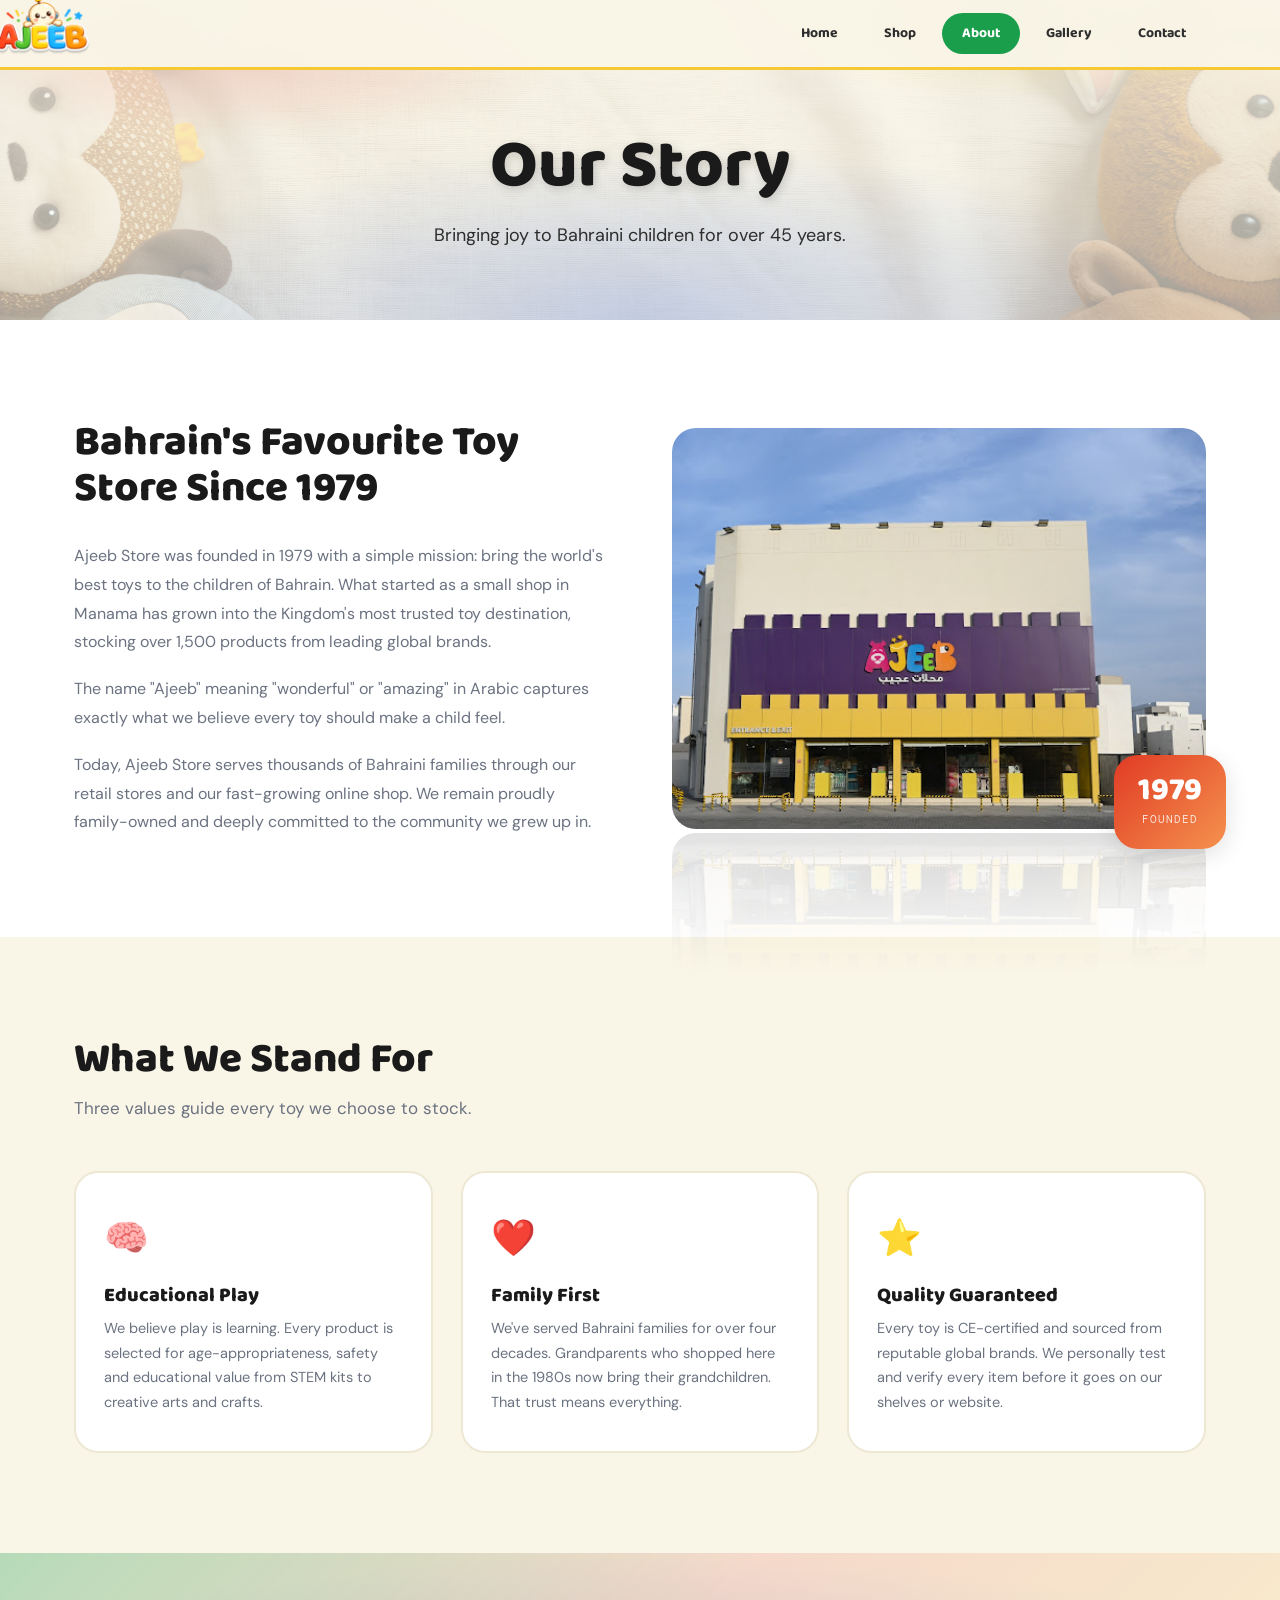
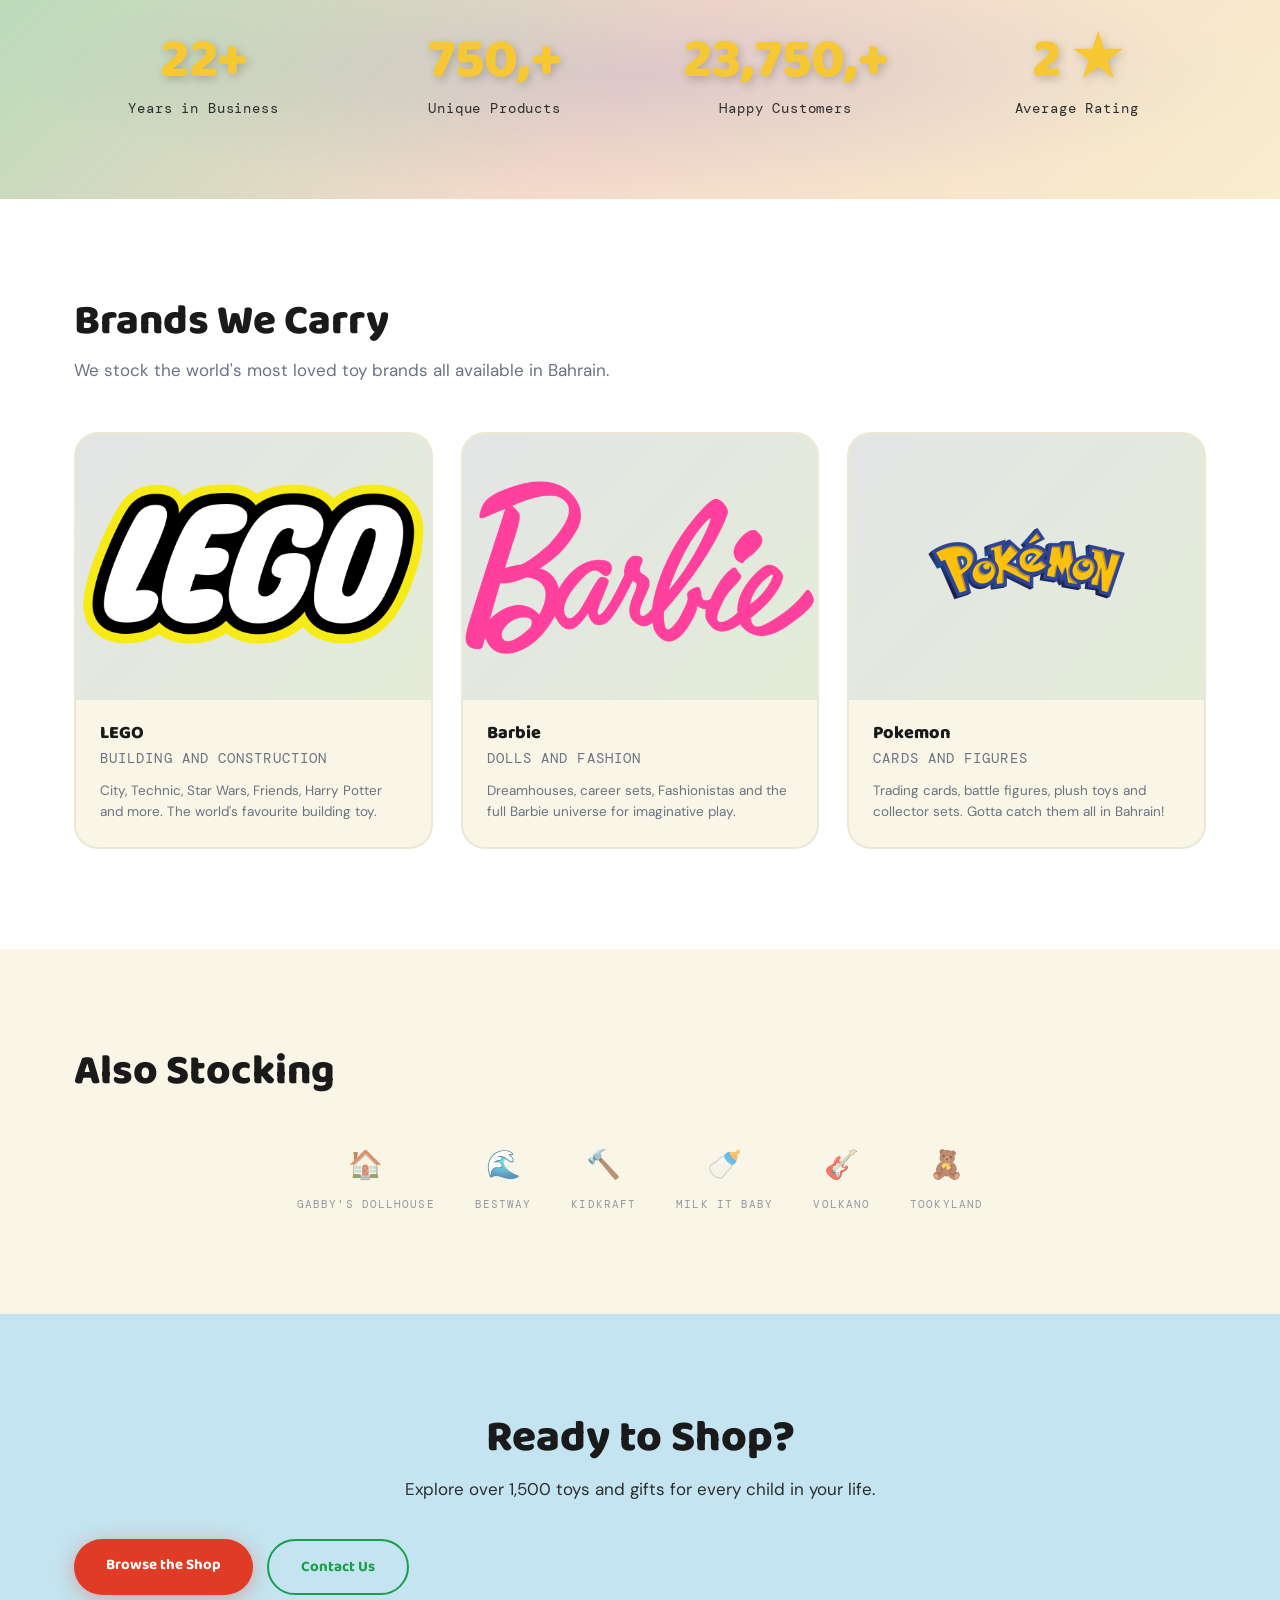
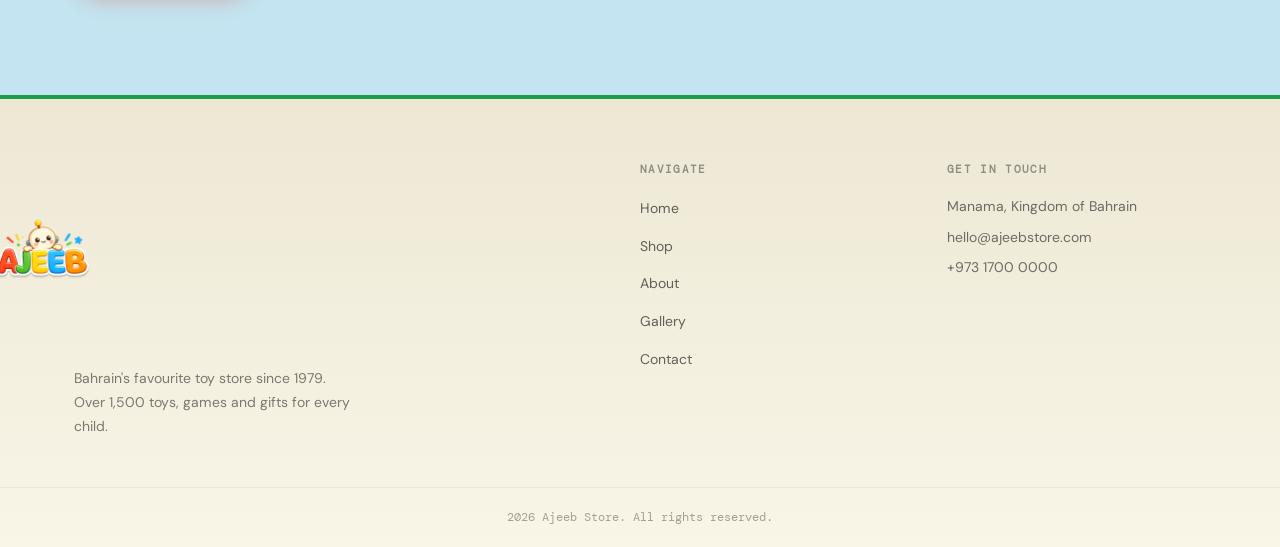
<file: about.html>
<!DOCTYPE html>
<html lang="en">
<head>
  <meta charset="UTF-8" />
  <meta name="viewport" content="width=device-width, initial-scale=1.0" />
  <meta name="description" content="About Ajeeb Store - Bahrain's trusted toy and gift store since 1979. Our story, values, brands and team." />
  <title>About Us - Ajeeb Store | Bahrain's Toy Store Since 1979</title>

  <!-- Favicon -->
  <link rel="icon" href="images/block.png" type="image/x-icon">
  <link rel="stylesheet" href="style.css" />
</head>
<body>

  <!-- Skip to main content for keyboard users -->
  <a href="#main-content" class="skip-link">Skip to main content</a>

  <!-- HEADER -->
  <header class="site-header" role="banner">
    <div class="header-inner">

     <!-- Logo -->
      <a href="index.html" class="logo" aria-label="Ajeeb Store Home">
        <span class="logo-icon"><img src="images/icon ajeeb.png" alt="ajeeb logo"></span>
      </a>

      <!-- Hamburger button shown on mobile -->
      <button class="nav-toggle" id="navToggle"
              aria-label="Toggle navigation"
              aria-expanded="false"
              aria-controls="mainNav">
        <span></span>
        <span></span>
        <span></span>
      </button>

      <!-- Main navigation -->
      <nav class="main-nav" id="mainNav" role="navigation" aria-label="Main navigation">
        <ul>
          <li><a href="index.html"   class="nav-btn">Home</a></li>
          <li><a href="shop.html"    class="nav-btn">Shop</a></li>
          <li><a href="about.html"   class="nav-btn active" aria-current="page">About</a></li>
          <li><a href="gallery.html" class="nav-btn">Gallery</a></li>
          <li><a href="contact.html" class="nav-btn">Contact</a></li>
        </ul>
      </nav>

    </div>
  </header>

  <!-- MAIN CONTENT -->
  <main id="main-content">

    <!-- PAGE HERO with background image -->
    <section class="page-hero about-hero" aria-label="About page banner">
      <!-- Gradient overlay on top of the background image -->
      <div class="page-hero-bg"></div>
      <div class="container">
        <h1>Our Story</h1>
        <p>Bringing joy to Bahraini children for over 45 years.</p>
      </div>
    </section>

    <!-- OUR STORY - text and image side by side -->
    <section class="about-story-section" aria-labelledby="story-heading">
      <div class="container">
        <div class="about-story-layout">

          <!-- Left: text column -->
          <div class="about-story-text">
            <h2 id="story-heading" class="section-title">Bahrain's Favourite Toy Store Since 1979</h2>
            <p>Ajeeb Store was founded in 1979 with a simple mission: bring the world's best toys to the children of Bahrain. What started as a small shop in Manama has grown into the Kingdom's most trusted toy destination, stocking over 1,500 products from leading global brands.</p>
            <p>The name "Ajeeb" meaning "wonderful" or "amazing" in Arabic captures exactly what we believe every toy should make a child feel.</p>
            <p>Today, Ajeeb Store serves thousands of Bahraini families through our retail stores and our fast-growing online shop. We remain proudly family-owned and deeply committed to the community we grew up in.</p>
          </div>

          <!-- Right: image with reflect effect and stat badge -->
          <div class="about-story-visual" aria-hidden="true">
            <div class="about-img-stack">
              <img src="images/ajeebb.jpg"
                   alt="Ajeeb Store toy shop in Manama Bahrain"
                   class="about-img reflect-img"
                   loading="lazy"
                   onerror="this.src='images/placeholder.jpg'" />
              <!-- Gradient badge positioned over the image -->
              <div class="about-stat-badge">
                <span class="stat-num">1979</span>
                <span class="stat-label">Founded</span>
              </div>
            </div>
          </div>

        </div>
      </div>
    </section>

    <!-- VALUES - three column grid -->
    <section class="values-section" aria-labelledby="values-heading">
      <div class="container">
        <h2 id="values-heading" class="section-title">What We Stand For</h2>
        <p class="section-sub">Three values guide every toy we choose to stock.</p>

        <div class="values-grid three-col">

          <!-- Icons rotate on hover via CSS -->
          <article class="value-card">
            <div class="value-icon rotate-on-hover" aria-hidden="true">🧠</div>
            <h3>Educational Play</h3>
            <p>We believe play is learning. Every product is selected for age-appropriateness, safety and educational value from STEM kits to creative arts and crafts.</p>
          </article>

          <article class="value-card">
            <div class="value-icon rotate-on-hover" aria-hidden="true">❤️</div>
            <h3>Family First</h3>
            <p>We've served Bahraini families for over four decades. Grandparents who shopped here in the 1980s now bring their grandchildren. That trust means everything.</p>
          </article>

          <article class="value-card">
            <div class="value-icon rotate-on-hover" aria-hidden="true">⭐</div>
            <h3>Quality Guaranteed</h3>
            <p>Every toy is CE-certified and sourced from reputable global brands. We personally test and verify every item before it goes on our shelves or website.</p>
          </article>

        </div>
      </div>
    </section>

    <!-- STATS with multiple background gradients -->
    <section class="stats-section" aria-labelledby="stats-heading">
      <!-- Multiple gradient backgrounds -->
      <div class="stats-bg-multi"></div>
      <div class="container">
        <!-- Hidden heading for screen readers only -->
        <h2 id="stats-heading" class="sr-only">Ajeeb Store by the numbers</h2>

        <div class="stats-grid">
          <div class="stat-item">
            <span class="stat-big" aria-label="Over 45 years in business">45+</span>
            <span class="stat-desc">Years in Business</span>
          </div>
          <div class="stat-item">
            <span class="stat-big" aria-label="Over 1500 unique products">1,500+</span>
            <span class="stat-desc">Unique Products</span>
          </div>
          <div class="stat-item">
            <span class="stat-big" aria-label="Over 50,000 happy customers">50,000+</span>
            <span class="stat-desc">Happy Customers</span>
          </div>
          <div class="stat-item">
            <span class="stat-big" aria-label="4.8 out of 5 average rating">4.8 &#9733;</span>
            <span class="stat-desc">Average Rating</span>
          </div>
        </div>
      </div>
    </section>

    <!-- BRANDS WE CARRY - three column cards -->
    <section class="team-section" aria-labelledby="brands-heading">
      <div class="container">
        <h2 id="brands-heading" class="section-title">Brands We Carry</h2>
        <p class="section-sub">We stock the world's most loved toy brands all available in Bahrain.</p>

        <div class="team-grid">

          <article class="team-card">
            <div class="team-img-wrap team-emoji-wrap" aria-hidden="true"><img src="images/legooo.png" alt="legos"></div>
            <div class="team-info">
              <h3>LEGO</h3>
              <p class="team-role">Building and Construction</p>
              <p>City, Technic, Star Wars, Friends, Harry Potter and more. The world's favourite building toy.</p>
            </div>
          </article>

          <article class="team-card">
            <div class="team-img-wrap team-emoji-wrap" aria-hidden="true"><img src="images/barbie.png" alt="barbie"></div>
            <div class="team-info">
              <h3>Barbie</h3>
              <p class="team-role">Dolls and Fashion</p>
              <p>Dreamhouses, career sets, Fashionistas and the full Barbie universe for imaginative play.</p>
            </div>
          </article>

          <article class="team-card">
            <div class="team-img-wrap team-emoji-wrap" aria-hidden="true"><img src="images/pokemonn.png" alt="pokemon"></div>
            <div class="team-info">
              <h3>Pokemon</h3>
              <p class="team-role">Cards and Figures</p>
              <p>Trading cards, battle figures, plush toys and collector sets. Gotta catch them all in Bahrain!</p>
            </div>
          </article>

        </div>
      </div>
    </section>

    <!-- ALSO STOCKING brand logos row -->
    <section class="press-section" aria-labelledby="more-brands-heading">
      <div class="container">
        <h2 id="more-brands-heading" class="section-title">Also Stocking</h2>
        <div class="press-logos" aria-label="More brands we carry">
          <div class="press-logo-item"><span>🏠</span><span>Gabby's Dollhouse</span></div>
          <div class="press-logo-item"><span>🌊</span><span>Bestway</span></div>
          <div class="press-logo-item"><span>🔨</span><span>KidKraft</span></div>
          <div class="press-logo-item"><span>🍼</span><span>Milk It Baby</span></div>
          <div class="press-logo-item"><span>🎸</span><span>Volkano</span></div>
          <div class="press-logo-item"><span>🧸</span><span>Tookyland</span></div>
        </div>
      </div>
    </section>

    <!-- CALL TO ACTION -->
    <section class="about-cta-section" aria-labelledby="about-cta-heading">
      <div class="container">
        <h2 id="about-cta-heading">Ready to Shop?</h2>
        <p>Explore over 1,500 toys and gifts for every child in your life.</p>
        <div class="hero-cta-group">
          <a href="shop.html"    class="btn-primary">Browse the Shop</a>
          <a href="contact.html" class="btn-secondary">Contact Us</a>
        </div>
      </div>
    </section>

    <!-- Cart toast shown by JS -->
    <div id="cart-toast" class="cart-toast" role="status" aria-live="polite"></div>

  </main>

  <!-- FOOTER -->
  <footer class="site-footer" role="contentinfo">
    <div class="footer-inner container">
      <div class="footer-brand">
        <a href="index.html" class="logo" aria-label="Ajeeb Store Home">
          <span class="logo-icon"><img src="images/icon ajeeb.png" alt="Ajeeb Store logo"></span>
        </a>
        <p>Bahrain's favourite toy store since 1979. Over 1,500 toys, games and gifts for every child.</p>
      </div>
      <nav class="footer-nav" aria-label="Footer navigation">
        <h4>Navigate</h4>
        <ul>
          <li><a href="index.html">Home</a></li>
          <li><a href="shop.html">Shop</a></li>
          <li><a href="about.html">About</a></li>
          <li><a href="gallery.html">Gallery</a></li>
          <li><a href="contact.html">Contact</a></li>
        </ul>
      </nav>
      <div class="footer-contact">
        <h4>Get In Touch</h4>
        <address>
          <p> Manama, Kingdom of Bahrain</p>
          <p><a href="mailto:hello@ajeebstore.com">hello@ajeebstore.com</a></p>
          <p><a href="tel:+97317000000">+973 1700 0000</a></p>
        </address>
      </div>
    </div>
    <div class="footer-bottom">
      <p>2026 Ajeeb Store. All rights reserved.</p>
    </div>
  </footer>

  <script src="script.js"></script>

</body>
</html>
</file>
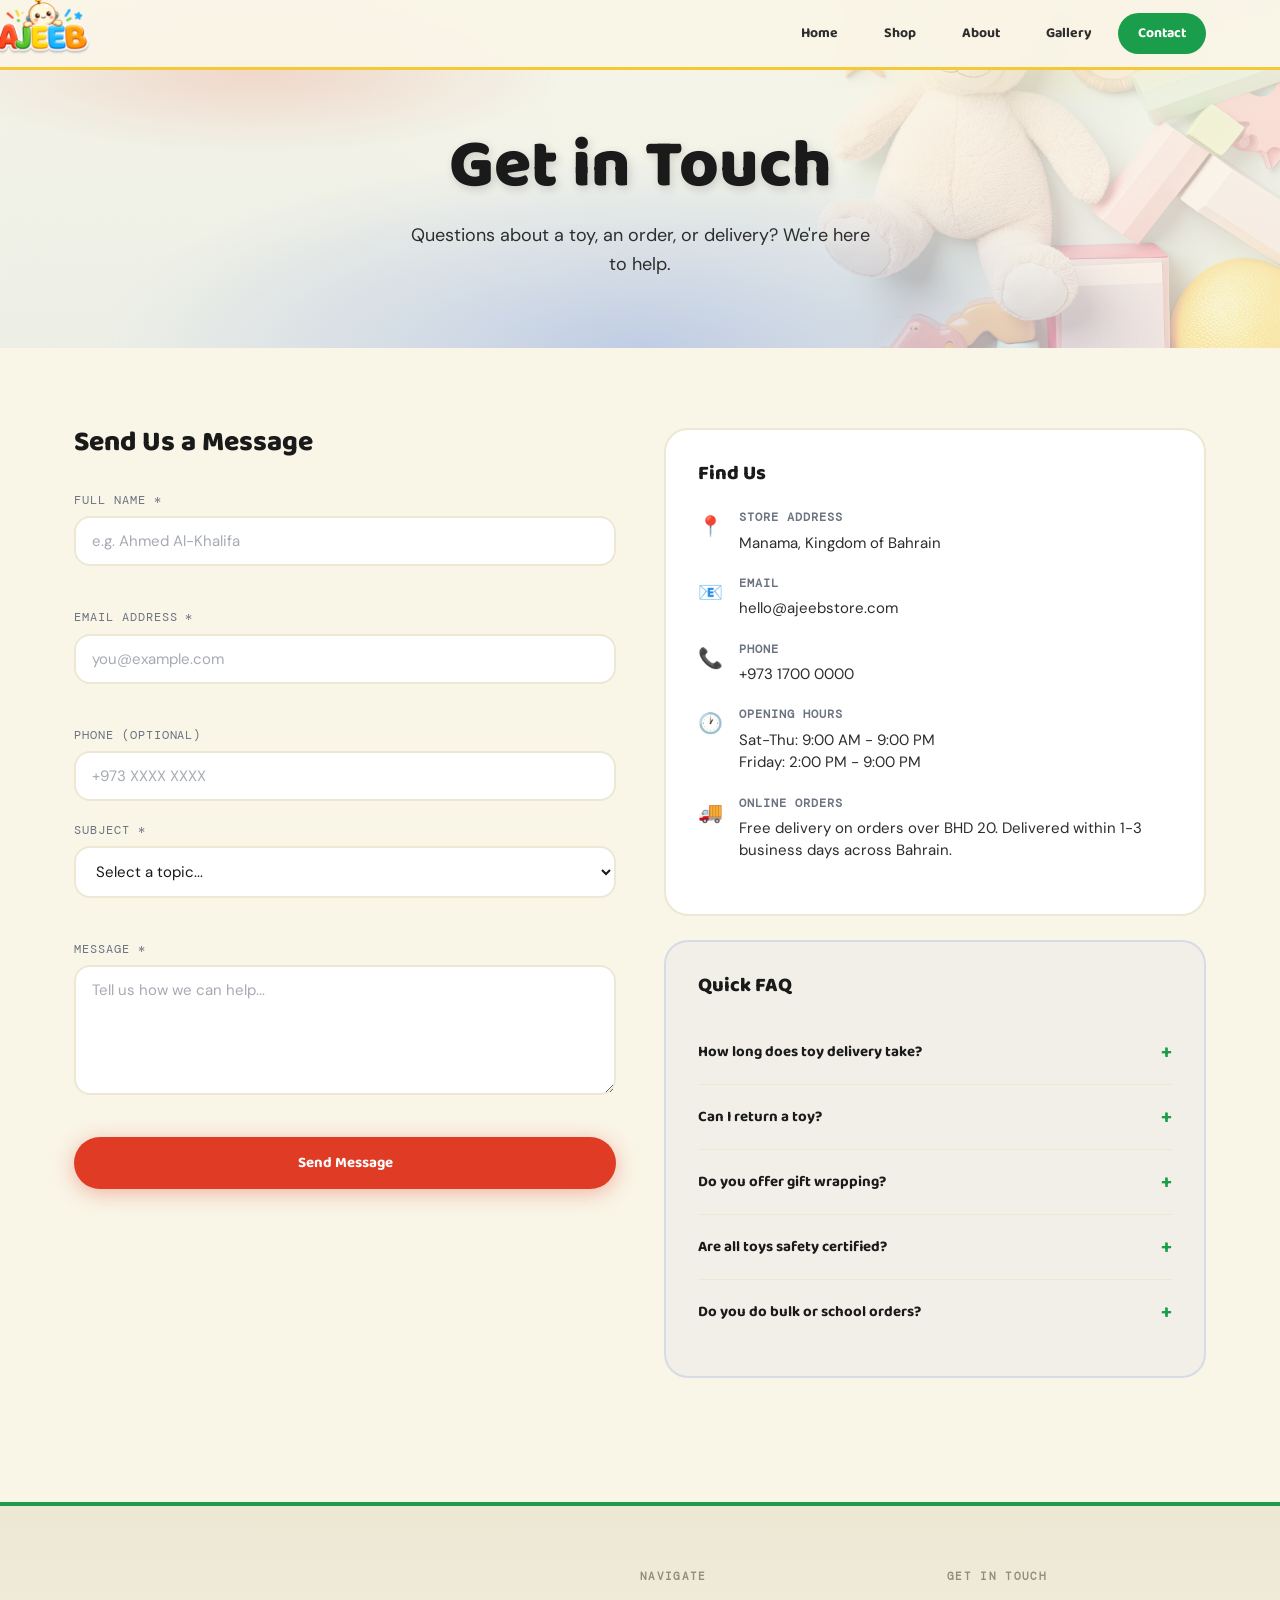
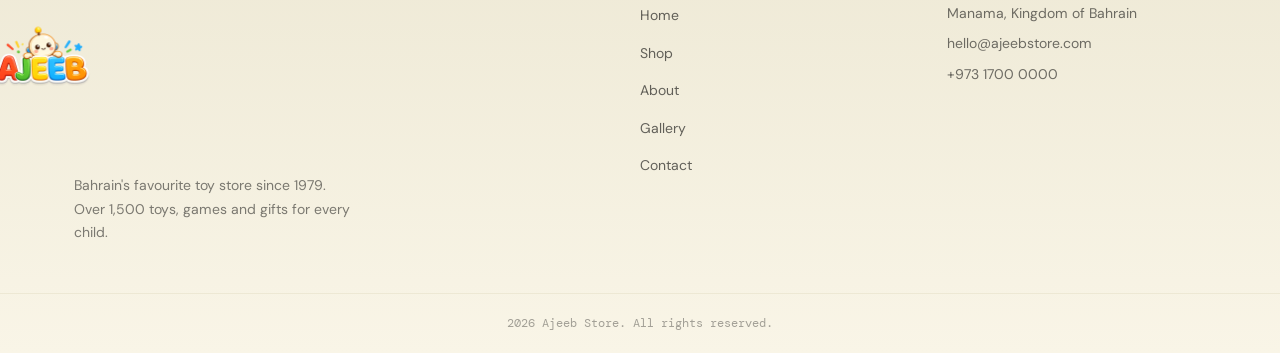
<file: contact.html>
<!DOCTYPE html>
<html lang="en">
<head>
  <meta charset="UTF-8" />
  <meta name="viewport" content="width=device-width, initial-scale=1.0" />
  <meta name="description" content="Contact Ajeeb Store Bahrain - questions about toys, orders, delivery or returns. Reach us by phone, email or visit our Manama store." />
  <title>Contact - Ajeeb Store | Get in Touch</title>

  <link rel="icon" href="images/block.png" type="image/x-icon">
  <link rel="stylesheet" href="style.css" />
</head>
<body>

  <a href="#main-content" class="skip-link">Skip to main content</a>

  <header class="site-header" role="banner">
    <div class="header-inner">

    <!-- Logo -->
      <a href="index.html" class="logo" aria-label="Ajeeb Store Home">
        <span class="logo-icon"><img src="images/icon ajeeb.png" alt="ajeeb logo"></span>
      </a>

      <button class="nav-toggle" id="navToggle"
              aria-label="Toggle navigation"
              aria-expanded="false"
              aria-controls="mainNav">
        <span></span>
        <span></span>
        <span></span>
      </button>

      <nav class="main-nav" id="mainNav" role="navigation" aria-label="Main navigation">
        <ul>
          <li><a href="index.html"   class="nav-btn">Home</a></li>
          <li><a href="shop.html"    class="nav-btn">Shop</a></li>
          <li><a href="about.html"   class="nav-btn">About</a></li>
          <li><a href="gallery.html" class="nav-btn">Gallery</a></li>
          <li><a href="contact.html" class="nav-btn active" aria-current="page">Contact</a></li>
        </ul>
      </nav>

    </div>
  </header>

  <main id="main-content">

    <section class="page-hero contact-hero" aria-label="Contact page banner">
      <div class="page-hero-bg"></div>
      <div class="container">
        <h1>Get in Touch</h1>
        <p>Questions about a toy, an order, or delivery? We're here to help.</p>
      </div>
    </section>

    <section class="contact-section" aria-labelledby="contact-heading">
      <div class="container">
        <div class="contact-layout">

          <div class="contact-form-wrap">
            <h2 id="contact-heading">Send Us a Message</h2>

            <form class="contact-form"
                  id="contactForm"
                  onsubmit="handleContact(event)"
                  novalidate
                  aria-label="Contact form">

              <div class="form-group">
                <label for="c-name">Full Name <span aria-hidden="true">*</span></label>
                <input type="text"
                       id="c-name"
                       name="name"
                       placeholder="e.g. Ahmed Al-Khalifa"
                       required
                       autocomplete="name"
                       aria-required="true" />
                <span class="field-error" id="c-name-err" role="alert"></span>
              </div>

              <div class="form-group">
                <label for="c-email">Email Address <span aria-hidden="true">*</span></label>
                <input type="email"
                       id="c-email"
                       name="email"
                       placeholder="you@example.com"
                       required
                       autocomplete="email"
                       aria-required="true" />
                <span class="field-error" id="c-email-err" role="alert"></span>
              </div>

              <div class="form-group">
                <label for="c-phone">Phone (optional)</label>
                <input type="tel"
                       id="c-phone"
                       name="phone"
                       placeholder="+973 XXXX XXXX"
                       autocomplete="tel" />
              </div>

              <div class="form-group">
                <label for="c-subject">Subject <span aria-hidden="true">*</span></label>
                <select id="c-subject" name="subject" required aria-required="true">
                  <option value="" disabled selected>Select a topic...</option>
                  <option value="order">Order Enquiry</option>
                  <option value="product">Product Question</option>
                  <option value="delivery">Delivery and Shipping</option>
                  <option value="return">Returns and Refunds</option>
                  <option value="bulk">Bulk or Corporate Order</option>
                  <option value="giftwrap">Gift Wrapping</option>
                  <option value="other">Other</option>
                </select>
                <span class="field-error" id="c-subject-err" role="alert"></span>
              </div>

              <div class="form-group">
                <label for="c-message">Message <span aria-hidden="true">*</span></label>
                <textarea id="c-message"
                          name="message"
                          rows="5"
                          placeholder="Tell us how we can help..."
                          required
                          aria-required="true"></textarea>
                <span class="field-error" id="c-message-err" role="alert"></span>
              </div>

              <button type="submit" class="btn-primary">Send Message</button>

              <div id="contact-feedback"
                   role="alert"
                   aria-live="polite"
                   class="form-feedback"></div>

            </form>
          </div>

          <aside class="contact-info-wrap" aria-label="Contact information">

            <div class="contact-info-card">
              <h3>Find Us</h3>
              <address>
                <div class="info-item">
                  <span class="info-icon" aria-hidden="true">📍</span>
                  <div>
                    <strong>Store Address</strong>
                    <p>Manama, Kingdom of Bahrain</p>
                  </div>
                </div>
                <div class="info-item">
                  <span class="info-icon" aria-hidden="true">📧</span>
                  <div>
                    <strong>Email</strong>
                    <p><a href="mailto:hello@ajeebstore.com">hello@ajeebstore.com</a></p>
                  </div>
                </div>
                <div class="info-item">
                  <span class="info-icon" aria-hidden="true">📞</span>
                  <div>
                    <strong>Phone</strong>
                    <p><a href="tel:+97317000000">+973 1700 0000</a></p>
                  </div>
                </div>
                <div class="info-item">
                  <span class="info-icon" aria-hidden="true">🕐</span>
                  <div>
                    <strong>Opening Hours</strong>
                    <p>Sat-Thu: 9:00 AM - 9:00 PM<br />Friday: 2:00 PM - 9:00 PM</p>
                  </div>
                </div>
                <div class="info-item">
                  <span class="info-icon" aria-hidden="true">🚚</span>
                  <div>
                    <strong>Online Orders</strong>
                    <p>Free delivery on orders over BHD 20. Delivered within 1-3 business days across Bahrain.</p>
                  </div>
                </div>
              </address>
            </div>

            <div class="contact-info-card faq-card">
              <h3>Quick FAQ</h3>
              <div class="faq-list" id="faqList">

                <div class="faq-item">
                  <button class="faq-question"
                          onclick="toggleFAQ(this)"
                          aria-expanded="false">
                    How long does toy delivery take?
                    <span aria-hidden="true">+</span>
                  </button>
                  <div class="faq-answer" hidden>
                    <p>Bahrain deliveries take 1-3 business days. Orders placed before 2 PM are dispatched the same day. Free delivery on orders over BHD 20.</p>
                  </div>
                </div>

                <div class="faq-item">
                  <button class="faq-question"
                          onclick="toggleFAQ(this)"
                          aria-expanded="false">
                    Can I return a toy?
                    <span aria-hidden="true">+</span>
                  </button>
                  <div class="faq-answer" hidden>
                    <p>Yes! We offer 14-day hassle-free returns. Items must be in original, unopened packaging. Contact us by email or phone to arrange.</p>
                  </div>
                </div>

                <div class="faq-item">
                  <button class="faq-question"
                          onclick="toggleFAQ(this)"
                          aria-expanded="false">
                    Do you offer gift wrapping?
                    <span aria-hidden="true">+</span>
                  </button>
                  <div class="faq-answer" hidden>
                    <p>Yes! Add gift wrapping at checkout for BHD 1.000. We also offer personalised gift cards — just add a note to your order.</p>
                  </div>
                </div>

                <div class="faq-item">
                  <button class="faq-question"
                          onclick="toggleFAQ(this)"
                          aria-expanded="false">
                    Are all toys safety certified?
                    <span aria-hidden="true">+</span>
                  </button>
                  <div class="faq-answer" hidden>
                    <p>Yes. Every product we stock is CE-certified and meets international safety standards. All age labels are accurate and clearly displayed.</p>
                  </div>
                </div>

                <div class="faq-item">
                  <button class="faq-question"
                          onclick="toggleFAQ(this)"
                          aria-expanded="false">
                    Do you do bulk or school orders?
                    <span aria-hidden="true">+</span>
                  </button>
                  <div class="faq-answer" hidden>
                    <p>Yes! We supply schools, nurseries and corporate clients with special bulk pricing. Select "Bulk or Corporate Order" above and we'll be in touch within 24 hours.</p>
                  </div>
                </div>

              </div>
            </div>

          </aside>
        </div>
      </div>
    </section>

    <div id="cart-toast" class="cart-toast" role="status" aria-live="polite"></div>

  </main>

  <footer class="site-footer" role="contentinfo">
    <div class="footer-inner container">
      <div class="footer-brand">
        <a href="index.html" class="logo" aria-label="Ajeeb Store Home">
          <span class="logo-icon"><img src="images/icon ajeeb.png" alt="Ajeeb Store logo"></span>
        </a>
        <p>Bahrain's favourite toy store since 1979. Over 1,500 toys, games and gifts for every child.</p>
      </div>
      <nav class="footer-nav" aria-label="Footer navigation">
        <h4>Navigate</h4>
        <ul>
          <li><a href="index.html">Home</a></li>
          <li><a href="shop.html">Shop</a></li>
          <li><a href="about.html">About</a></li>
          <li><a href="gallery.html">Gallery</a></li>
          <li><a href="contact.html">Contact</a></li>
        </ul>
      </nav>
      <div class="footer-contact">
        <h4>Get In Touch</h4>
        <address>
          <p>Manama, Kingdom of Bahrain</p>
          <p><a href="mailto:hello@ajeebstore.com">hello@ajeebstore.com</a></p>
          <p><a href="tel:+97317000000">+973 1700 0000</a></p>
        </address>
      </div>
    </div>
    <div class="footer-bottom">
      <p>2026 Ajeeb Store. All rights reserved.</p>
    </div>
  </footer>

  <script src="script.js"></script>

</body>
</html>
</file>
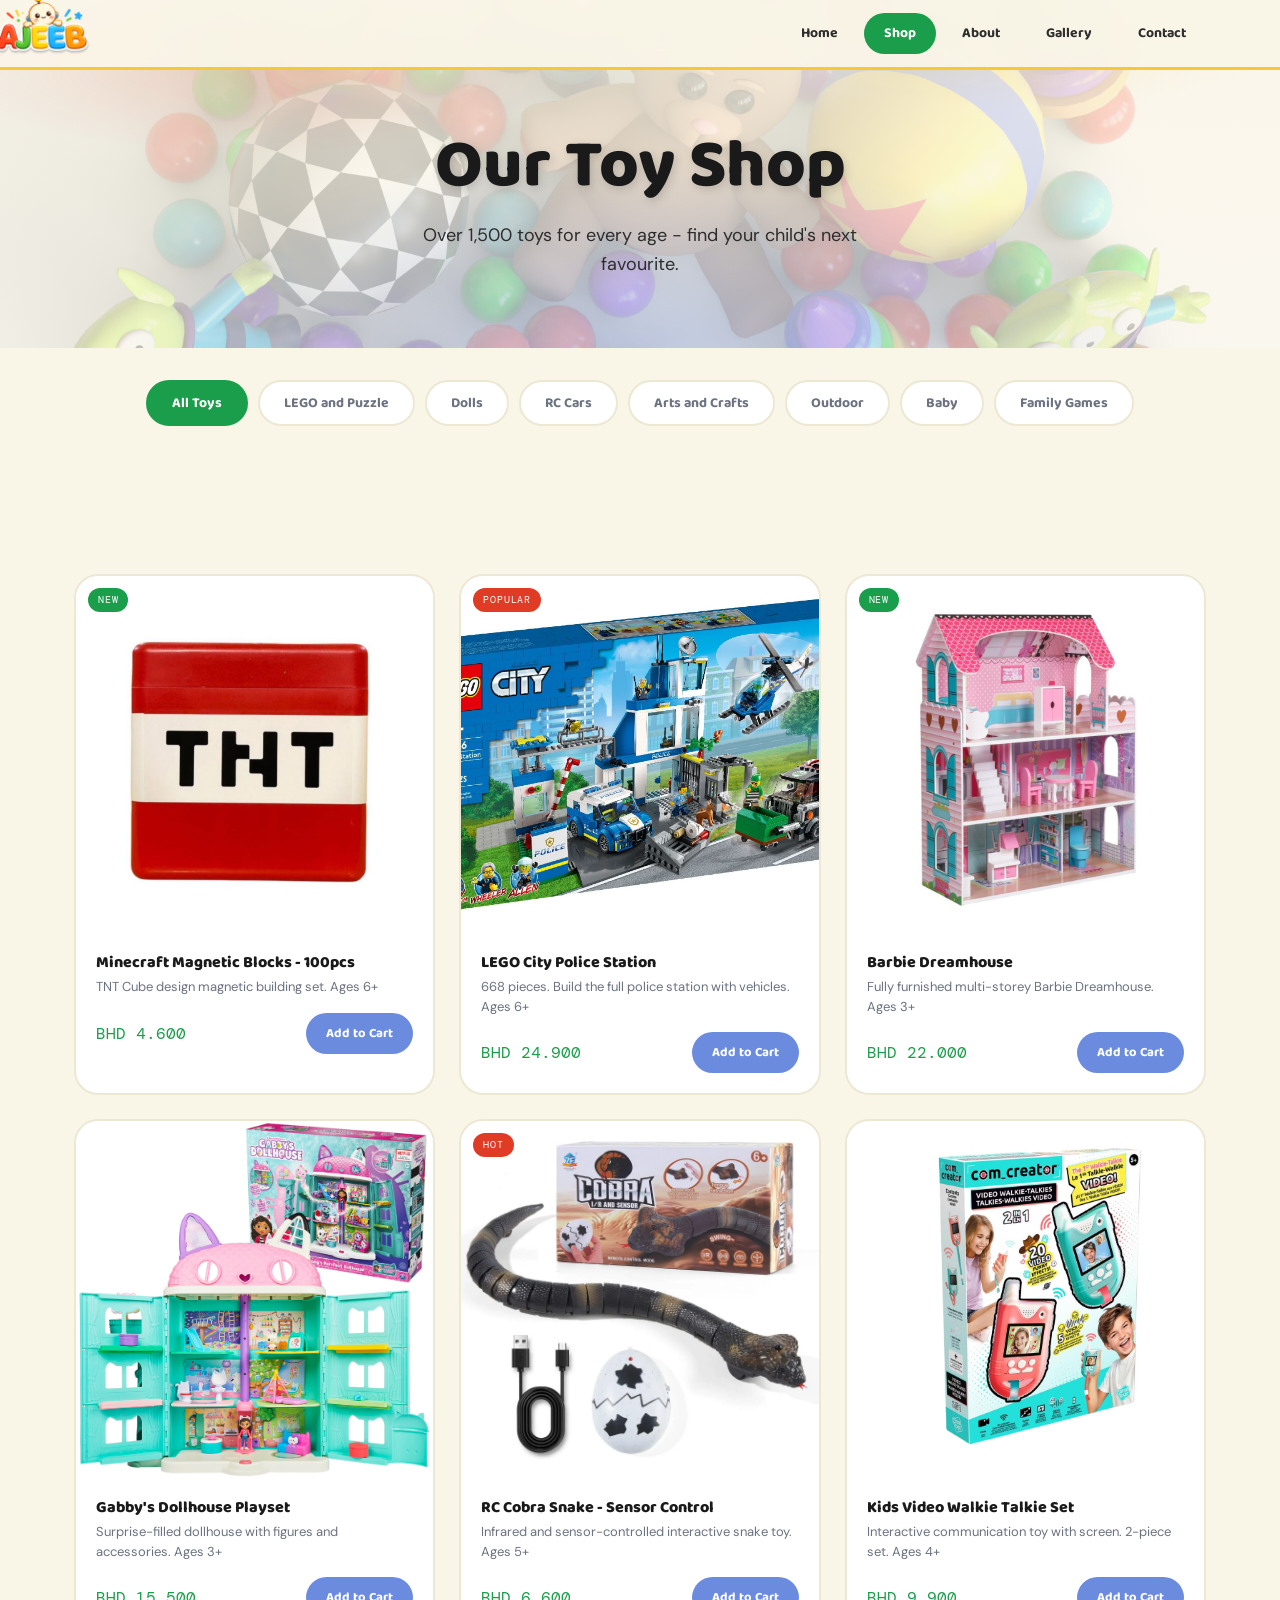
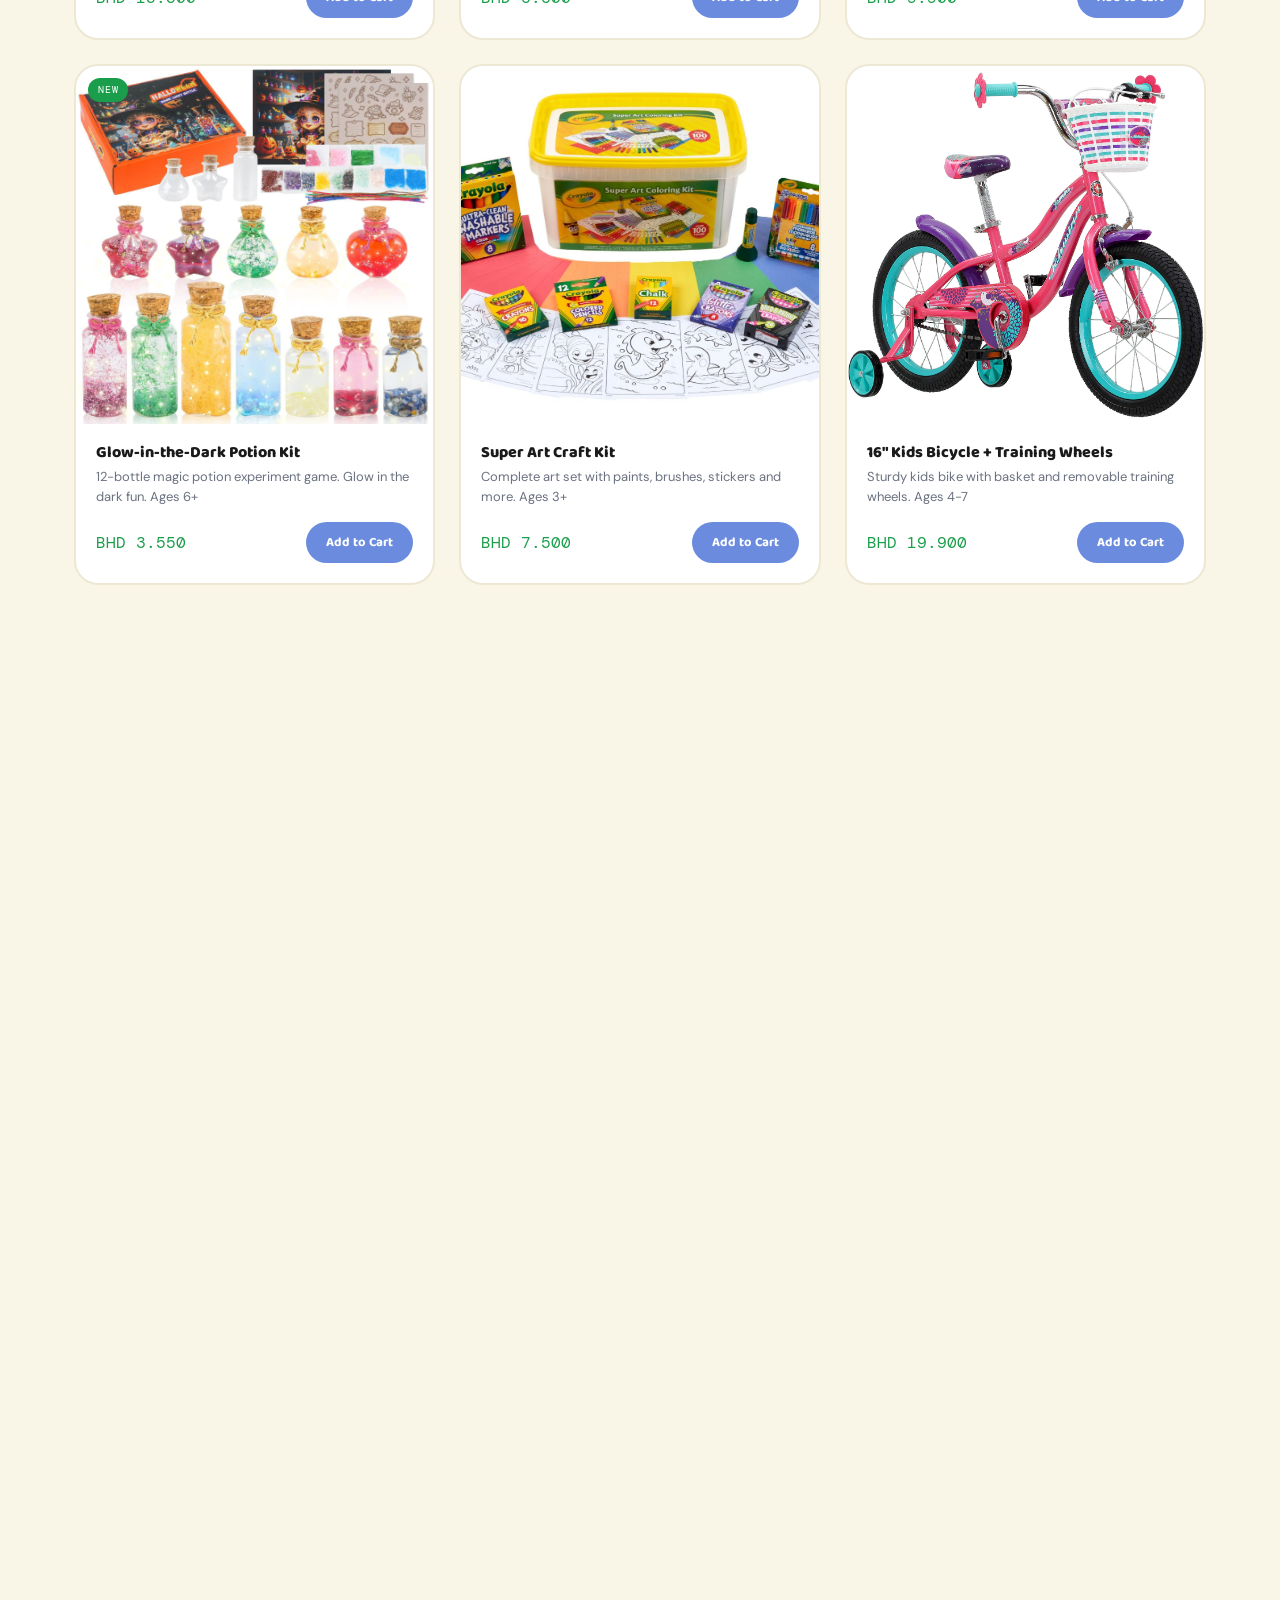
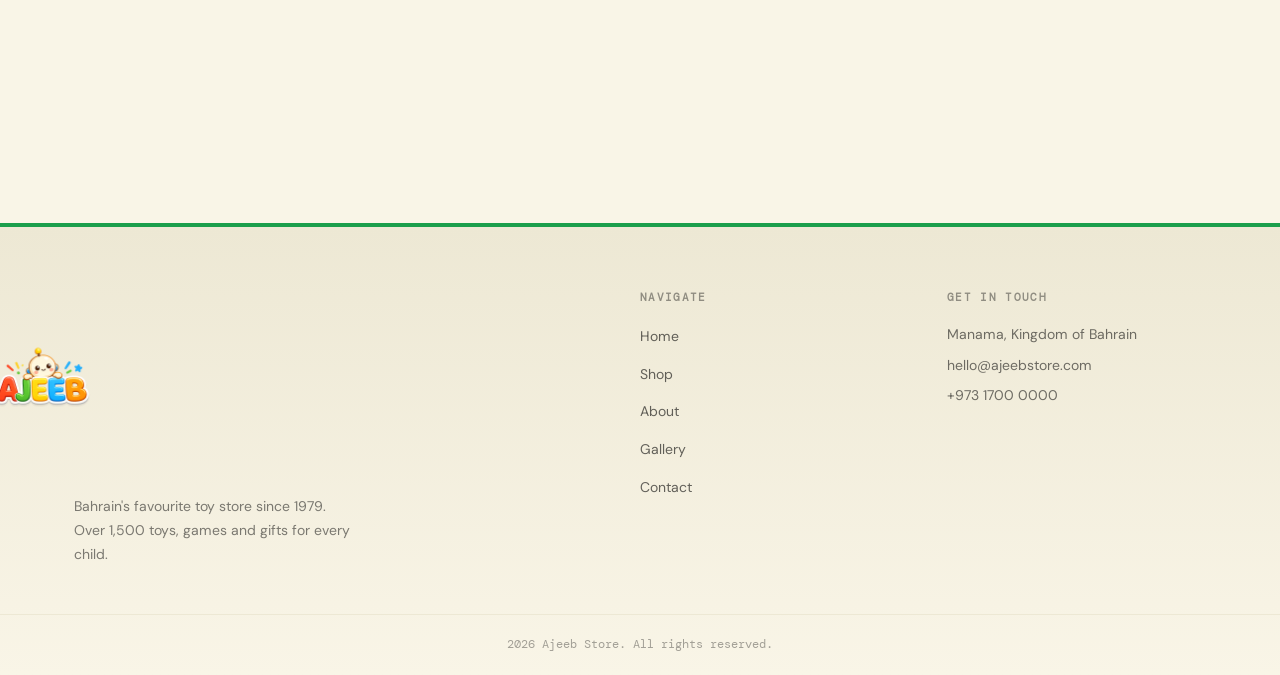
<file: shop.html>
<!DOCTYPE html>
<html lang="en">
<head>
  <meta charset="UTF-8" />
  <meta name="viewport" content="width=device-width, initial-scale=1.0" />
  <meta name="description" content="Shop over 1,500 toys at Ajeeb Store Bahrain. Filter by category - LEGO, Barbie, RC Cars, Arts and Crafts, Baby, Outdoor and more." />
  <title>Shop - Ajeeb Store | Toys and Gifts in Bahrain</title>

  <!-- Favicon -->
  <link rel="icon" href="images/block.png" type="image/x-icon">
  <link rel="stylesheet" href="style.css" />
</head>
<body>

  <!-- Skip to main content for keyboard users -->
  <a href="#main-content" class="skip-link">Skip to main content</a>

  <!-- HEADER -->
  <header class="site-header" role="banner">
    <div class="header-inner">

 <!-- Logo -->
      <a href="index.html" class="logo" aria-label="Ajeeb Store Home">
        <span class="logo-icon"><img src="images/icon ajeeb.png" alt="ajeeb logo"></span>
      </a>

      <!-- Hamburger button shown on mobile -->
      <button class="nav-toggle" id="navToggle"
              aria-label="Toggle navigation"
              aria-expanded="false"
              aria-controls="mainNav">
        <span></span>
        <span></span>
        <span></span>
      </button>

      <!-- Main navigation -->
      <nav class="main-nav" id="mainNav" role="navigation" aria-label="Main navigation">
        <ul>
          <li><a href="index.html"   class="nav-btn">Home</a></li>
          <li><a href="shop.html"    class="nav-btn active" aria-current="page">Shop</a></li>
          <li><a href="about.html"   class="nav-btn">About</a></li>
          <li><a href="gallery.html" class="nav-btn">Gallery</a></li>
          <li><a href="contact.html" class="nav-btn">Contact</a></li>
        </ul>
      </nav>

    </div>
  </header>

  <!-- MAIN CONTENT -->
  <main id="main-content">

    <!-- PAGE HERO with background image -->
    <section class="page-hero shop-hero" aria-label="Shop page banner">
      <!-- Gradient overlay on top of the background image -->
      <div class="page-hero-bg"></div>
      <div class="container">
        <h1>Our Toy Shop</h1>
        <p>Over 1,500 toys for every age - find your child's next favourite.</p>
      </div>
    </section>

    <!-- FILTER BUTTONS - JS filters products by category -->
    <section class="filter-section" aria-label="Product category filters">
      <div class="container">
        <div class="filter-bar" role="group" aria-label="Filter toys by category">
          <button class="filter-btn active" data-filter="all"     onclick="filterProducts('all', this)">All Toys</button>
          <button class="filter-btn"        data-filter="lego"    onclick="filterProducts('lego', this)">LEGO and Puzzle</button>
          <button class="filter-btn"        data-filter="dolls"   onclick="filterProducts('dolls', this)">Dolls</button>
          <button class="filter-btn"        data-filter="rc"      onclick="filterProducts('rc', this)">RC Cars</button>
          <button class="filter-btn"        data-filter="arts"    onclick="filterProducts('arts', this)">Arts and Crafts</button>
          <button class="filter-btn"        data-filter="outdoor" onclick="filterProducts('outdoor', this)">Outdoor</button>
          <button class="filter-btn"        data-filter="baby"    onclick="filterProducts('baby', this)">Baby</button>
          <button class="filter-btn"        data-filter="games"   onclick="filterProducts('games', this)">Family Games</button>
        </div>
      </div>
    </section>

    <!-- PRODUCTS GRID -->
    <section class="products-full-section" aria-labelledby="shop-products-heading">
      <div class="container">
        <!-- Hidden heading for screen readers -->
        <h2 id="shop-products-heading" class="sr-only">All Products</h2>

        <div class="products-grid" id="productsGrid">

          <!-- LEGO -->
          <article class="product-card" data-category="lego" tabindex="0">
            <div class="product-img-wrap">
              <img src="images/tnt.jpg"
                   alt="Minecraft Magnetic Building Blocks Set 100 pieces"
                   class="product-img reflect-img"
                   loading="lazy"
                   onerror="this.src='images/placeholder.jpg'" />
              <span class="product-badge new-badge">New</span>
            </div>
            <div class="product-info">
              <h3>Minecraft Magnetic Blocks - 100pcs</h3>
              <p>TNT Cube design magnetic building set. Ages 6+</p>
              <div class="product-footer">
                <span class="price">BHD 4.600</span>
                <button class="btn-add-cart" onclick="addToCart('Minecraft Magnetic Blocks', 4.6)" aria-label="Add Minecraft Magnetic Blocks to cart">Add to Cart</button>
              </div>
            </div>
          </article>

          <article class="product-card" data-category="lego" tabindex="0">
            <div class="product-img-wrap">
              <img src="images/lego1.avif"
                   alt="LEGO City Police Station 668 pieces for ages 6 and up"
                   class="product-img reflect-img"
                   loading="lazy"
                   onerror="this.src='images/placeholder.jpg'" />
              <span class="product-badge">Popular</span>
            </div>
            <div class="product-info">
              <h3>LEGO City Police Station</h3>
              <p>668 pieces. Build the full police station with vehicles. Ages 6+</p>
              <div class="product-footer">
                <span class="price">BHD 24.900</span>
                <button class="btn-add-cart" onclick="addToCart('LEGO City Police Station', 24.9)" aria-label="Add LEGO City Police Station to cart">Add to Cart</button>
              </div>
            </div>
          </article>

          <!-- Dolls -->
          <article class="product-card" data-category="dolls" tabindex="0">
            <div class="product-img-wrap">
              <img src="images/dream house.jpg"
                   alt="Barbie Dreamhouse fully furnished dollhouse"
                   class="product-img reflect-img"
                   loading="lazy"
                   onerror="this.src='images/placeholder.jpg'" />
              <span class="product-badge new-badge">New</span>
            </div>
            <div class="product-info">
              <h3>Barbie Dreamhouse</h3>
              <p>Fully furnished multi-storey Barbie Dreamhouse. Ages 3+</p>
              <div class="product-footer">
                <span class="price">BHD 22.000</span>
                <button class="btn-add-cart" onclick="addToCart('Barbie Dreamhouse', 22)" aria-label="Add Barbie Dreamhouse to cart">Add to Cart</button>
              </div>
            </div>
          </article>

          <article class="product-card" data-category="dolls" tabindex="0">
            <div class="product-img-wrap">
              <img src="images/gabbys.avif"
                   alt="Gabby's Dollhouse playset with figures and accessories"
                   class="product-img reflect-img"
                   loading="lazy"
                   onerror="this.src='images/placeholder.jpg'" />
            </div>
            <div class="product-info">
              <h3>Gabby's Dollhouse Playset</h3>
              <p>Surprise-filled dollhouse with figures and accessories. Ages 3+</p>
              <div class="product-footer">
                <span class="price">BHD 15.500</span>
                <button class="btn-add-cart" onclick="addToCart('Gabbys Dollhouse Playset', 15.5)" aria-label="Add Gabby's Dollhouse to cart">Add to Cart</button>
              </div>
            </div>
          </article>

          <!-- RC Cars -->
          <article class="product-card" data-category="rc" tabindex="0">
            <div class="product-img-wrap">
              <img src="images/rc.webp"
                   alt="RC Cobra Snake Toy with Infrared Sensor Control"
                   class="product-img reflect-img"
                   loading="lazy"
                   onerror="this.src='images/placeholder.jpg'" />
              <span class="product-badge">Hot</span>
            </div>
            <div class="product-info">
              <h3>RC Cobra Snake - Sensor Control</h3>
              <p>Infrared and sensor-controlled interactive snake toy. Ages 5+</p>
              <div class="product-footer">
                <span class="price">BHD 6.600</span>
                <button class="btn-add-cart" onclick="addToCart('RC Cobra Snake', 6.6)" aria-label="Add RC Cobra Snake to cart">Add to Cart</button>
              </div>
            </div>
          </article>

          <article class="product-card" data-category="rc" tabindex="0">
            <div class="product-img-wrap">
              <img src="images/walkie.avif"
                   alt="Kids Video Walkie Talkie Set interactive communication toy"
                   class="product-img reflect-img"
                   loading="lazy"
                   onerror="this.src='images/placeholder.jpg'" />
            </div>
            <div class="product-info">
              <h3>Kids Video Walkie Talkie Set</h3>
              <p>Interactive communication toy with screen. 2-piece set. Ages 4+</p>
              <div class="product-footer">
                <span class="price">BHD 9.900</span>
                <button class="btn-add-cart" onclick="addToCart('Kids Video Walkie Talkie Set', 9.9)" aria-label="Add Video Walkie Talkie Set to cart">Add to Cart</button>
              </div>
            </div>
          </article>

          <!-- Arts and Crafts -->
          <article class="product-card" data-category="arts" tabindex="0">
            <div class="product-img-wrap">
              <img src="images/glow in dark.jpg"
                   alt="Magic World Glow in the Dark Potion Kit 12 bottles kids experiment"
                   class="product-img reflect-img"
                   loading="lazy"
                   onerror="this.src='images/placeholder.jpg'" />
              <span class="product-badge new-badge">New</span>
            </div>
            <div class="product-info">
              <h3>Glow-in-the-Dark Potion Kit</h3>
              <p>12-bottle magic potion experiment game. Glow in the dark fun. Ages 6+</p>
              <div class="product-footer">
                <span class="price">BHD 3.550</span>
                <button class="btn-add-cart" onclick="addToCart('Glow in the Dark Potion Kit', 3.55)" aria-label="Add Potion Kit to cart">Add to Cart</button>
              </div>
            </div>
          </article>

          <article class="product-card" data-category="arts" tabindex="0">
            <div class="product-img-wrap">
              <img src="images/super art.jpg"
                   alt="Super Art Craft Kit for kids ages 3 and up"
                   class="product-img reflect-img"
                   loading="lazy"
                   onerror="this.src='images/placeholder.jpg'" />
            </div>
            <div class="product-info">
              <h3>Super Art Craft Kit</h3>
              <p>Complete art set with paints, brushes, stickers and more. Ages 3+</p>
              <div class="product-footer">
                <span class="price">BHD 7.500</span>
                <button class="btn-add-cart" onclick="addToCart('Super Art Craft Kit', 7.5)" aria-label="Add Super Art Craft Kit to cart">Add to Cart</button>
              </div>
            </div>
          </article>

          <!-- Outdoor -->
          <article class="product-card" data-category="outdoor" tabindex="0">
            <div class="product-img-wrap">
              <img src="images/kids bicycle.jpg"
                   alt="16 Inch Kids Bicycle with Basket and Training Wheels"
                   class="product-img reflect-img"
                   loading="lazy"
                   onerror="this.src='images/placeholder.jpg'" />
            </div>
            <div class="product-info">
              <h3>16" Kids Bicycle + Training Wheels</h3>
              <p>Sturdy kids bike with basket and removable training wheels. Ages 4-7</p>
              <div class="product-footer">
                <span class="price">BHD 19.900</span>
                <button class="btn-add-cart" onclick="addToCart('16 Inch Kids Bicycle', 19.9)" aria-label="Add 16 Inch Bicycle to cart">Add to Cart</button>
              </div>
            </div>
          </article>

          <article class="product-card" data-category="outdoor" tabindex="0">
            <div class="product-img-wrap">
              <img src="images/royal baby.jpg"
                   alt="Royal Baby Bicycle with Training Wheels Yellow Royal Mini Rider"
                   class="product-img reflect-img"
                   loading="lazy"
                   onerror="this.src='images/placeholder.jpg'" />
              <span class="product-badge">Popular</span>
            </div>
            <div class="product-info">
              <h3>Royal Baby Bicycle - Mini Rider</h3>
              <p>Yellow Royal Mini Rider with training wheels. Ages 2-4</p>
              <div class="product-footer">
                <span class="price">BHD 39.000</span>
                <button class="btn-add-cart" onclick="addToCart('Royal Baby Bicycle', 39)" aria-label="Add Royal Baby Bicycle to cart">Add to Cart</button>
              </div>
            </div>
          </article>

          <!-- Baby -->
          <article class="product-card" data-category="baby" tabindex="0">
            <div class="product-img-wrap">
              <img src="images/babytoys.webp"
                   alt="Baby sensory toy set soft textures for infants 0 to 2 years"
                   class="product-img reflect-img"
                   loading="lazy"
                   onerror="this.src='images/placeholder.jpg'" />
            </div>
            <div class="product-info">
              <h3>Baby Sensory Toy Set</h3>
              <p>Soft-texture sensory toys to stimulate development. Ages 0-2</p>
              <div class="product-footer">
                <span class="price">BHD 8.900</span>
                <button class="btn-add-cart" onclick="addToCart('Baby Sensory Toy Set', 8.9)" aria-label="Add Baby Sensory Toy Set to cart">Add to Cart</button>
              </div>
            </div>
          </article>

          <article class="product-card" data-category="baby" tabindex="0">
            <div class="product-img-wrap">
              <img src="images/baby cam.jpg"
                   alt="Kids Digital Mini Camera with Instant Print Chicken Design"
                   class="product-img reflect-img"
                   loading="lazy"
                   onerror="this.src='images/placeholder.jpg'" />
              <span class="product-badge new-badge">New</span>
            </div>
            <div class="product-info">
              <h3>Kids Mini Camera - Instant Print</h3>
              <p>Digital camera with instant print. Chicken design. Ages 3+</p>
              <div class="product-footer">
                <span class="price">BHD 10.400</span>
                <button class="btn-add-cart" onclick="addToCart('Kids Mini Camera Instant Print', 10.4)" aria-label="Add Kids Mini Camera to cart">Add to Cart</button>
              </div>
            </div>
          </article>

          <!-- Games -->
          <article class="product-card" data-category="games" tabindex="0">
            <div class="product-img-wrap">
              <img src="images/Football Board Game Table.jpg"
                   alt="Football Board Game Table Set for kids fast paced soccer game"
                   class="product-img reflect-img"
                   loading="lazy"
                   onerror="this.src='images/placeholder.jpg'" />
            </div>
            <div class="product-info">
              <h3>Football Board Game Table</h3>
              <p>Fast-paced tabletop soccer game. Perfect for family game night. Ages 3+</p>
              <div class="product-footer">
                <span class="price">BHD 2.900</span>
                <button class="btn-add-cart" onclick="addToCart('Football Board Game Table', 2.9)" aria-label="Add Football Board Game to cart">Add to Cart</button>
              </div>
            </div>
          </article>

          <article class="product-card" data-category="games" tabindex="0">
            <div class="product-img-wrap">
              <img src="images/Lammah – Arabic Family Game.jpg"
                   alt="Lammah Tale Arabic board game for families"
                   class="product-img reflect-img"
                   loading="lazy"
                   onerror="this.src='images/placeholder.jpg'" />
            </div>
            <div class="product-info">
              <h3>Lammah - Arabic Family Game</h3>
              <p>An engaging Arabic-language family board game. Ages 6+</p>
              <div class="product-footer">
                <span class="price">BHD 3.300</span>
                <button class="btn-add-cart" onclick="addToCart('Lammah Arabic Family Game', 3.3)" aria-label="Add Lammah Game to cart">Add to Cart</button>
              </div>
            </div>
          </article>

        </div>

        <!-- No results message - hidden by default, JS shows it when no products match -->
        <div id="no-results-msg" style="display:none; text-align:center; padding:48px 0;" role="status" aria-live="polite">
          <p style="font-size:48px; margin-bottom:16px;">🔍</p>
          <p>No products in that category right now. Try another filter!</p>
        </div>

      </div>
    </section>

    <!-- Cart toast shown by JS -->
    <div id="cart-toast" class="cart-toast" role="status" aria-live="polite"></div>

  </main>

  <!-- FOOTER -->
  <footer class="site-footer" role="contentinfo">
    <div class="footer-inner container">
      <div class="footer-brand">
        <a href="index.html" class="logo" aria-label="Ajeeb Store Home">
          <span class="logo-icon"><img src="images/icon ajeeb.png" alt="Ajeeb Store logo"></span>
        </a>
        <p>Bahrain's favourite toy store since 1979. Over 1,500 toys, games and gifts for every child.</p>
      </div>
      <nav class="footer-nav" aria-label="Footer navigation">
        <h4>Navigate</h4>
        <ul>
          <li><a href="index.html">Home</a></li>
          <li><a href="shop.html">Shop</a></li>
          <li><a href="about.html">About</a></li>
          <li><a href="gallery.html">Gallery</a></li>
          <li><a href="contact.html">Contact</a></li>
        </ul>
      </nav>
      <div class="footer-contact">
        <h4>Get In Touch</h4>
        <address>
          <p> Manama, Kingdom of Bahrain</p>
          <p> <a href="mailto:hello@ajeebstore.com">hello@ajeebstore.com</a></p>
          <p> <a href="tel:+97317000000">+973 1700 0000</a></p>
        </address>
      </div>
    </div>
    <div class="footer-bottom">
      <p>2026 Ajeeb Store. All rights reserved.</p>
    </div>
  </footer>

  <script src="script.js"></script>

</body>
</html>
</file>
<file: style.css>
/* WEB FONTS */

@font-face {
  font-family: 'Baloo2';
  src: url('fonts/Baloo2-Regular.ttf') format('truetype');
  font-weight: 400;
  font-style: normal;
  font-display: swap;
}

@font-face {
  font-family: 'Baloo2';
  src: url('fonts/Baloo2-SemiBold.ttf') format('truetype');
  font-weight: 600;
  font-style: normal;
  font-display: swap;
}

@font-face {
  font-family: 'Baloo2';
  src: url('fonts/Baloo2-Bold.ttf') format('truetype');
  font-weight: 700;
  font-style: normal;
  font-display: swap;
}

@font-face {
  font-family: 'Baloo2';
  src: url('fonts/Baloo2-ExtraBold.ttf') format('truetype');
  font-weight: 800;
  font-style: normal;
  font-display: swap;
}

@font-face {
  font-family: 'DMSans';
  src: url('fonts/DMSans_18pt-Regular.ttf') format('truetype');
  font-weight: 400;
  font-style: normal;
  font-display: swap;
}

@font-face {
  font-family: 'DMSans';
  src: url('fonts/DMSans_18pt-Medium.ttf') format('truetype');
  font-weight: 500;
  font-style: normal;
  font-display: swap;
}

@font-face {
  font-family: 'DMSans';
  src: url('fonts/DMSans_18pt-SemiBold.ttf') format('truetype');
  font-weight: 600;
  font-style: normal;
  font-display: swap;
}

@font-face {
  font-family: 'DMMono';
  src: url('fonts/DMMono-Regular.ttf') format('truetype');
  font-weight: 400;
  font-style: normal;
  font-display: swap;
}


/* CSS VARIABLES */

:root {
  /* Brand colours */
  --kale:        #1B9E4B;
  --kale-dark:   #147838;
  --tomato:      #E03B24;
  --tomato-dark: #B82E1A;
  --banana:      #F6C833;
  --tangerine:   #F5924E;
  --periwinkle:  #6B8CDE;
  --aqua:        #C3E4F0;
  --cream:       #F9F5E7;
  --cream-dark:  #EDE8D4;
  --dark:        #1A1A1A;
  --dark-soft:   #2D2D2D;
  --white:       #FFFFFF;
  --grey:        #6B7280;
  --violet:      #6B4EFF;

  /* Fonts */
  --font-display: 'Baloo2', 'Baloo 2', cursive;
  --font-body:    'DMSans', 'DM Sans', sans-serif;
  --font-mono:    'DMMono', 'DM Mono', monospace;

  /* Border radius */
  --radius-sm:   8px;
  --radius-md:   16px;
  --radius-lg:   24px;
  --radius-pill: 100px;

  /* Shadows */
  --shadow-sm:   0 2px 8px rgba(0,0,0,0.08);
  --shadow-md:   0 6px 24px rgba(0,0,0,0.12);
  --shadow-lg:   0 16px 48px rgba(0,0,0,0.18);

  /* Layout */
  --max-width: 1180px;
  --header-h:  70px;
}


/* RESET */

*, *::before, *::after {
  box-sizing: border-box;
  margin: 0;
  padding: 0;
}

html {
  scroll-behavior: smooth;
  font-size: 16px;
}

body {
  font-family: var(--font-body);
  background-color: var(--cream);
  color: var(--dark);
  overflow-x: hidden;
  line-height: 1.6;
}

img {
  max-width: 100%;
  height: auto;
  display: block;
}

a {
  color: inherit;
  text-decoration: none;
}

ul {
  list-style: none;
}

address {
  font-style: normal;
}


/* ACCESSIBILITY */

/* Skip link - only visible when focused by keyboard */
.skip-link {
  position: absolute;
  top: -100px;
  left: 16px;
  background: var(--kale);
  color: var(--white);
  font-family: var(--font-display);
  font-weight: 700;
  padding: 10px 20px;
  border-radius: var(--radius-pill);
  z-index: 9999;
  transition: top 0.2s ease;
}
.skip-link:focus {
  top: 16px;
}

/* Visually hidden text for screen readers only */
.sr-only {
  position: absolute;
  width: 1px;
  height: 1px;
  padding: 0;
  margin: -1px;
  overflow: hidden;
  clip: rect(0,0,0,0);
  white-space: nowrap;
  border: 0;
}

/* Yellow outline for keyboard focus */
a:focus-visible,
button:focus-visible,
input:focus-visible,
select:focus-visible,
textarea:focus-visible {
  outline: 3px solid var(--banana);
  outline-offset: 3px;
  border-radius: var(--radius-sm);
}


/* LAYOUT */

.container {
  max-width: var(--max-width);
  margin: 0 auto;
  padding: 0 24px;
}


/* TYPOGRAPHY */

h1, h2, h3, h4, h5, h6 {
  font-family: var(--font-display);
  font-weight: 800;
  line-height: 1.1;
}

.section-title {
  font-size: clamp(28px, 4vw, 42px);
  margin-bottom: 12px;
  color: var(--dark);
}

.section-sub {
  font-size: 17px;
  color: var(--grey);
  margin-bottom: 48px;
  max-width: 560px;
}

.section-cta {
  text-align: center;
  margin-top: 48px;
}


/* BUTTONS  */

/* Primary button */
.btn-primary {
  display: inline-block;
  font-family: var(--font-display);
  font-weight: 700;
  font-size: 15px;
  background: var(--tomato);
  color: var(--white);
  padding: 14px 32px;
  border-radius: var(--radius-pill);
  border: none;
  cursor: pointer;
  text-align: center;
  box-shadow: 0 4px 20px rgba(224,59,36,0.35);
  transition: background-color 0.3s ease-in-out,
              transform        0.3s ease-in-out,
              box-shadow       0.3s ease-in-out;
}
.btn-primary:hover {
  background: var(--tangerine);
  transform: translateY(-2px);
  box-shadow: 0 8px 30px rgba(245,146,78,0.45);
}

/* Secondary button */
.btn-secondary {
  display: inline-block;
  font-family: var(--font-display);
  font-weight: 700;
  font-size: 15px;
  background: transparent;
  color: var(--kale);
  padding: 14px 32px;
  border-radius: var(--radius-pill);
  border: 2px solid var(--kale);
  cursor: pointer;
  text-align: center;
  transition: background-color 0.3s ease-in-out,
              color             0.3s ease-in-out,
              transform         0.3s ease-in-out;
}
.btn-secondary:hover {
  background: var(--kale);
  color: var(--white);
  transform: translateY(-2px);
}

/* Add to cart button */
.btn-add-cart {
  display: inline-block;
  font-family: var(--font-display);
  font-weight: 700;
  font-size: 13px;
  background: var(--periwinkle);
  color: var(--white);
  padding: 10px 20px;
  border-radius: var(--radius-pill);
  border: none;
  cursor: pointer;
  transition: background-color 0.3s ease-in-out,
              transform         0.3s ease-in-out;
}
.btn-add-cart:hover {
  background: var(--tomato);
  transform: translateY(-2px);
}


/* HEADER AND NAV */

/* Fixed header stays at the top while scrolling */
.site-header {
  position: fixed;
  top: 0;
  left: 0;
  right: 0;
  z-index: 1000;
  height: var(--header-h);
  background: rgba(249,245,231,0.95);
  backdrop-filter: blur(12px);
  border-bottom: 3px solid var(--banana);
  transition: background 0.3s ease;
}

.header-inner {
  max-width: var(--max-width);
  margin: 0 auto;
  padding: 0 24px;
  height: 100%;
  display: flex;
  align-items: center;
  gap: 24px;
}

/* Logo */
.logo {
  display: flex;
  align-items: center;
  gap: 8px;
  flex-shrink: 0;
  text-decoration: none;
  margin-left: -95px;
}

/* Logo icon wiggles using CSS animation */
.logo-icon {
  display: inline-flex;
  align-items: center;
  animation: logoWiggle 4s ease-in-out infinite;
}

.logo-icon img {
  height: 190px;
  width: auto;
  display: block;
  object-fit: contain;
}

.logo-en {
  font-family: var(--font-mono);
  font-size: 13px;
  letter-spacing: 0.12em;
  color: var(--dark);
  text-transform: uppercase;
  font-weight: 700;
}

/* Nav pushed to the right */
.main-nav {
  margin-left: auto;
}

.main-nav ul {
  display: flex;
  align-items: center;
  gap: 6px;
}

/* Rounded nav buttons */
.nav-btn {
  display: inline-block;
  font-family: var(--font-display);
  font-weight: 700;
  font-size: 14px;
  padding: 9px 20px;
  border-radius: var(--radius-pill);
  color: var(--dark-soft);
  cursor: pointer;
  transition: background-color 0.2s ease-in-out,
              color             0.2s ease-in-out,
              transform         0.2s ease-in-out;
}
.nav-btn:hover {
  background: var(--banana);
  color: var(--dark);
  transform: translateY(-1px);
}

/* Active page gets green background */
.nav-btn.active {
  background: var(--kale);
  color: var(--white);
}

/* Hamburger - hidden on desktop, shown on mobile */
.nav-toggle {
  display: none;
  flex-direction: column;
  justify-content: space-between;
  width: 26px;
  height: 18px;
  background: none;
  border: none;
  cursor: pointer;
  margin-left: auto;
  padding: 0;
}
.nav-toggle span {
  display: block;
  height: 2px;
  width: 100%;
  background: var(--dark);
  border-radius: 2px;
  transition: transform 0.3s ease-in-out,
              opacity   0.3s ease-in-out;
}

/* Hamburger lines rotate into an X when open */
.nav-toggle.open span:nth-child(1) { transform: translateY(8px) rotate(45deg); }
.nav-toggle.open span:nth-child(2) { opacity: 0; }
.nav-toggle.open span:nth-child(3) { transform: translateY(-8px) rotate(-45deg); }


/*HERO SECTION*/

/* Full-screen hero with background image */
.hero {
  min-height: 100vh;
  padding-top: var(--header-h);
  display: flex;
  align-items: center;
  position: relative;
  overflow: hidden;
  background-image: url('images/bannerq.jpg');
  background-size: cover;
  background-position: center;
  background-repeat: no-repeat;
}

/* Multiple gradient overlays on top of the background image */
.hero-bg-multi {
  position: absolute;
  inset: 0;
  background-image:
    radial-gradient(ellipse 55% 55% at 15% 20%, rgba(107,140,222,0.35) 0%, transparent 65%),
    radial-gradient(ellipse 45% 45% at 85% 80%, rgba(246,200,51,0.25) 0%, transparent 65%),
    radial-gradient(ellipse 40% 40% at 70% 15%, rgba(27,158,75,0.20) 0%, transparent 65%),
    linear-gradient(135deg, rgba(249,245,231,0.75) 0%, rgba(249,245,231,0.45) 100%);
  pointer-events: none;
}

/* Dot texture overlay */
.hero::after {
  content: '';
  position: absolute;
  inset: 0;
  background-image: radial-gradient(rgba(27,158,75,0.08) 1px, transparent 1px);
  background-size: 28px 28px;
  pointer-events: none;
  z-index: 1;
}

/* Hero text sits above all overlays */
.hero-content {
  position: relative;
  z-index: 2;
  max-width: 600px;
  padding: 80px 24px;
}

/* Small label pill above the heading */
.hero-eyebrow {
  font-family: var(--font-mono);
  font-size: 12px;
  letter-spacing: 0.14em;
  text-transform: uppercase;
  color: var(--kale);
  margin-bottom: 20px;
  display: inline-block;
  background: rgba(27,158,75,0.12);
  padding: 6px 14px;
  border-radius: var(--radius-pill);
  border: 1px solid rgba(27,158,75,0.3);
}

/* Main heading */
.hero-title {
  font-family: var(--font-display);
  font-size: clamp(42px, 7vw, 80px);
  font-weight: 800;
  line-height: 1.0;
  margin-bottom: 24px;
  color: var(--dark);
  text-shadow: 2px 4px 12px rgba(0,0,0,0.1);
}

/* Blue word in the heading */
.hero-accent {
  color: var(--periwinkle);
}

/* Animated rotating word */
.hero-arabic {
  display: inline-block;
  font-size: clamp(48px, 8vw, 88px);
  color: var(--banana);
  animation: rockWord 3.5s ease-in-out infinite;
  text-shadow: 3px 5px 15px rgba(246,200,51,0.4);
}

/* Subtitle paragraph */
.hero-sub {
  font-size: 18px;
  color: var(--dark-soft);
  line-height: 1.65;
  margin-bottom: 36px;
  max-width: 480px;
}

/* Row of CTA buttons */
.hero-cta-group {
  display: flex;
  flex-wrap: wrap;
  gap: 14px;
}


/* MARQUEE STRIP */

/* Scrolling brand announcement strip */
.marquee-strip {
  overflow: hidden;
  background: linear-gradient(90deg, var(--tomato) 0%, var(--tangerine) 50%, var(--tomato) 100%);
  padding: 12px 0;
  white-space: nowrap;
}

/* Inner track animates to the left endlessly */
.marquee-track {
  display: inline-flex;
  gap: 60px;
  animation: marqueeScroll 22s linear infinite;
}

.marquee-track span {
  font-family: var(--font-display);
  font-weight: 700;
  font-size: 13px;
  letter-spacing: 0.1em;
  text-transform: uppercase;
  color: var(--white);
  flex-shrink: 0;
}


/* ===== PAGE HERO BANNERS (inner pages) ===== */

.page-hero {
  padding: calc(var(--header-h) + 60px) 0 70px;
  position: relative;
  overflow: hidden;
  text-align: center;
  background-size: cover;
  background-position: center;
  background-repeat: no-repeat;
}

/* Each page uses a different background image */
.about-hero   { background-image: url('images/b2.jpg'); }
.shop-hero    { background-image: url('images/b4.jpg'); }
.gallery-hero { background-image: url('images/b1.jpeg'); }
.contact-hero { background-image: url('images/b3.jpg'); }

/* Gradient overlay on top of the background image */
.page-hero-bg {
  position: absolute;
  inset: 0;
  background-image:
    radial-gradient(ellipse 60% 80% at 50% 100%, rgba(107,140,222,0.35) 0%, transparent 70%),
    radial-gradient(ellipse 40% 40% at 20% 20%,  rgba(224,59,36,0.15)  0%, transparent 60%),
    radial-gradient(ellipse 35% 35% at 80% 10%,  rgba(246,200,51,0.15) 0%, transparent 60%),
    linear-gradient(180deg, rgba(249,245,231,0.85) 0%, rgba(249,245,231,0.65) 100%);
  pointer-events: none;
}

/* Text sits above the overlay */
.page-hero .container {
  position: relative;
  z-index: 2;
}

.page-hero h1 {
  font-family: var(--font-display);
  font-size: clamp(36px, 6vw, 68px);
  color: var(--dark);
  margin-bottom: 16px;
  text-shadow: 2px 3px 10px rgba(0,0,0,0.15);
}

.page-hero p {
  font-size: 18px;
  color: var(--dark-soft);
  max-width: 480px;
  margin: 0 auto;
}


/*FEATURES SECTION*/

.features-section {
  padding: 100px 0;
  background: var(--white);
}

/* Three-column grid on desktop */
.features-grid.three-col,
.values-grid.three-col,
.testimonials-grid.three-col {
  display: grid;
  grid-template-columns: repeat(3, 1fr);
  gap: 28px;
}

.feature-card {
  background: var(--cream);
  border: 2px solid var(--cream-dark);
  border-radius: var(--radius-lg);
  padding: 36px 28px;
  transition: transform    0.35s ease-in-out,
              box-shadow   0.35s ease-in-out,
              border-color 0.35s ease-in-out;
}
.feature-card:hover {
  transform: translateY(-6px);
  box-shadow: var(--shadow-md);
  border-color: var(--kale);
}

.feature-icon {
  font-size: 36px;
  margin-bottom: 18px;
  display: block;
}

.feature-card h3 {
  font-family: var(--font-display);
  font-size: 20px;
  margin-bottom: 10px;
  color: var(--dark);
}

.feature-card p {
  font-size: 14.5px;
  color: var(--grey);
  line-height: 1.7;
}


/* ===== PRODUCTS GRID ===== */

.products-section,
.products-full-section {
  padding: 100px 0;
  background: var(--cream);
}

/* Three columns on desktop, single column on mobile */
.products-grid {
  display: grid;
  grid-template-columns: repeat(3, 1fr);
  gap: 24px;
  margin-bottom: 48px;
}

.product-card {
  background: var(--white);
  border: 2px solid var(--cream-dark);
  border-radius: var(--radius-lg);
  overflow: hidden;
  transition: transform    0.35s ease-in-out,
              box-shadow   0.35s ease-in-out,
              border-color 0.35s ease-in-out;
}
.product-card:hover,
.product-card:focus {
  transform: translateY(-6px);
  box-shadow: var(--shadow-md);
  border-color: var(--tangerine);
}

/* Image wrapper - relative so the badge can be positioned inside */
.product-img-wrap {
  position: relative;
  aspect-ratio: 1 / 1;
  background: linear-gradient(135deg, rgba(107,140,222,0.15) 0%, rgba(246,200,51,0.1) 100%);
  overflow: hidden;
  display: flex;
  align-items: center;
  justify-content: center;
}

.product-img {
  width: 100%;
  height: 100%;
  object-fit: cover;
  transition: transform 0.5s ease-in-out;
}

/* Image zooms slightly on card hover */
.product-card:hover .product-img {
  transform: scale(1.06);
}

/* CSS3 reflect effect - applied to product images, gallery thumbs and about image */
.reflect-img {
  -webkit-box-reflect: below 4px
    linear-gradient(transparent 65%, rgba(249,245,231,0.18) 100%);
}

/* Badge positioned in the top-left corner of the image */
.product-badge {
  position: absolute;
  top: 12px;
  left: 12px;
  background: var(--tomato);
  color: var(--white);
  font-family: var(--font-mono);
  font-size: 10px;
  font-weight: 500;
  letter-spacing: 0.08em;
  padding: 4px 10px;
  border-radius: var(--radius-pill);
  text-transform: uppercase;
}

/* Green badge for new items */
.new-badge {
  background: var(--kale);
  color: var(--white);
}

.product-info {
  padding: 20px;
}

.product-info h3 {
  font-family: var(--font-display);
  font-size: 16px;
  margin-bottom: 6px;
  color: var(--dark);
}

.product-info p {
  font-size: 13px;
  color: var(--grey);
  margin-bottom: 16px;
  line-height: 1.5;
}

/* Price and button on the same row */
.product-footer {
  display: flex;
  align-items: center;
  justify-content: space-between;
  gap: 10px;
}

/* Price in monospace font */
.price {
  font-family: var(--font-mono);
  font-size: 16px;
  font-weight: 500;
  color: var(--kale);
}


/*THREE COLUMN TEXT*/

/* CSS column-count layout - three columns desktop, one column mobile */
.prose-three-col {
  column-count: 3;
  column-gap: 32px;
  column-rule: 2px dotted var(--aqua);
  color: var(--grey);
  font-size: 15px;
  line-height: 1.75;
}

/* Wrapper section for the three-column prose layout */
.column-section {
  padding: 80px 0;
  background: var(--cream);
}

.column-section .section-title {
  text-align: center;
  margin-bottom: 8px;
}

.column-section .section-sub {
  text-align: center;
  margin-bottom: 36px;
}


/* Fade-in animation applied by JS to product cards after filter */
@keyframes fadeInUp {
  from { opacity: 0; transform: translateY(16px); }
  to   { opacity: 1; transform: translateY(0); }
}
.animate-fade-in {
  animation: fadeInUp 0.4s ease-in-out both;
}


/*MULTIMEDIA SECTION*/

/* Cream background to match the rest of the page */
.media-section {
  padding: 100px 0;
  background: var(--cream-dark);
}

.media-section .section-title {
  color: var(--dark);
}

/* Two columns side by side */
.media-grid {
  display: grid;
  grid-template-columns: 1fr 1fr;
  gap: 28px;
  margin-top: 48px;
}

.media-card {
  background: var(--white);
  border: 2px solid var(--cream-dark);
  border-radius: var(--radius-lg);
  padding: 32px;
  transition: border-color 0.3s ease-in-out;
}
.media-card:hover {
  border-color: var(--kale);
}

.media-card h3 {
  font-family: var(--font-display);
  font-size: 20px;
  margin-bottom: 16px;
  color: var(--dark);
}

/* Video and audio elements fill the card width */
.media-card video,
.media-card audio {
  width: 100%;
  border-radius: var(--radius-md);
  margin-bottom: 12px;
  accent-color: var(--kale);
}

.media-note {
  font-size: 13px;
  color: var(--grey);
  font-family: var(--font-mono);
}


/* TESTIMONIALS */

.testimonials-section {
  padding: 100px 0;
  background: var(--cream);
}

.testimonial-card {
  background: var(--white);
  border: 2px solid var(--cream-dark);
  border-radius: var(--radius-lg);
  padding: 32px;
  transition: transform    0.35s ease-in-out,
              border-color 0.35s ease-in-out;
}
.testimonial-card:hover {
  transform: translateY(-4px);
  border-color: var(--banana);
}

.testimonial-card p {
  font-size: 15px;
  color: var(--dark-soft);
  line-height: 1.7;
  margin-bottom: 18px;
  font-style: italic;
}

.testimonial-card footer {
  font-family: var(--font-mono);
  font-size: 12px;
  color: var(--kale);
}


/* NEWSLETTER */

/* Multiple background gradients */
.newsletter-section {
  padding: 100px 0;
  text-align: center;
  background-image:
    radial-gradient(ellipse 60% 80% at 50% 50%, rgba(107,140,222,0.2) 0%, transparent 70%),
    radial-gradient(ellipse 40% 40% at 10% 90%, rgba(224,59,36,0.12) 0%, transparent 60%),
    linear-gradient(135deg, var(--aqua) 0%, var(--cream) 100%);
}

.newsletter-section h2 {
  font-family: var(--font-display);
  font-size: clamp(28px, 4vw, 42px);
  margin-bottom: 12px;
  color: var(--dark);
}

.newsletter-section p {
  font-size: 16px;
  color: var(--grey);
  margin-bottom: 40px;
  max-width: 480px;
  margin-left: auto;
  margin-right: auto;
}

/* Form fields sit in a row */
.newsletter-form {
  display: flex;
  flex-wrap: wrap;
  gap: 14px;
  justify-content: center;
  align-items: flex-end;
  max-width: 600px;
  margin: 0 auto 20px;
}

/* Label and input stacked vertically */
.form-group {
  display: flex;
  flex-direction: column;
  gap: 6px;
  text-align: left;
  flex: 1;
  min-width: 180px;
}

.form-group label {
  font-size: 12px;
  font-family: var(--font-mono);
  letter-spacing: 0.08em;
  text-transform: uppercase;
  color: var(--grey);
  font-weight: 500;
}

/* CSS transitions on form inputs, selects and textareas */
.form-group input,
.form-group select,
.form-group textarea {
  background: var(--white);
  border: 2px solid var(--cream-dark);
  border-radius: var(--radius-md);
  color: var(--dark);
  font-family: var(--font-body);
  font-size: 15px;
  padding: 13px 16px;
  width: 100%;
  transition: border-color      0.3s ease-in-out,
  background-color  0.3s ease-in-out,
  box-shadow        0.3s ease-in-out;
}

/* Green border and glow on focus */
.form-group input:focus,
.form-group select:focus,
.form-group textarea:focus {
  outline: none;
  border-color: var(--kale);
  background: rgba(27,158,75,0.04);
  box-shadow: 0 0 0 3px rgba(27,158,75,0.15);
}

/* Green border when input is valid */
.form-group input:valid:not(:placeholder-shown),
.form-group textarea:valid:not(:placeholder-shown) {
  border-color: var(--kale);
  background: rgba(27,158,75,0.03);
}

.form-group input::placeholder,
.form-group textarea::placeholder {
  color: var(--grey);
  opacity: 0.6;
}

.form-group select option {
  background: var(--white);
  color: var(--dark);
}

.form-group textarea {
  resize: vertical;
  min-height: 120px;
}

/* JS writes success or error text here */
#newsletter-msg {
  min-height: 24px;
  font-family: var(--font-mono);
  font-size: 13px;
  margin-top: 8px;
}


/* CART TOAST */

/* Fixed notification that slides up from the bottom */
.cart-toast {
  position: fixed;
  bottom: 28px;
  right: 28px;
  background: var(--kale);
  border: 2px solid var(--kale-dark);
  color: var(--white);
  font-family: var(--font-display);
  font-size: 15px;
  padding: 14px 24px;
  border-radius: var(--radius-md);
  box-shadow: var(--shadow-lg);
  z-index: 4000;
  transform: translateY(80px);
  opacity: 0;
  pointer-events: none;
  transition: transform 0.35s ease-in-out,
              opacity   0.35s ease-in-out;
}

/* JS adds this class to show the toast */
.cart-toast.show {
  transform: translateY(0);
  opacity: 1;
  pointer-events: auto;
}


/*SECRET OFFER POPUP*/

/* Hidden by default via style="display:none" in HTML - JS reveals it */
.secret-offer {
  position: fixed;
  inset: 0;
  z-index: 5000;
  align-items: center;
  justify-content: center;
  background: rgba(26,16,64,0.85);
  backdrop-filter: blur(10px);
}

.secret-inner {
  background: var(--white);
  border: 3px solid var(--kale);
  border-radius: var(--radius-lg);
  padding: 48px 40px;
  max-width: 420px;
  text-align: center;
  position: relative;
  box-shadow: 0 0 60px rgba(27,158,75,0.4);
}

/* Close button in the top-right corner */
.secret-close {
  position: absolute;
  top: 14px;
  right: 18px;
  background: none;
  border: none;
  color: var(--grey);
  font-size: 20px;
  cursor: pointer;
  font-weight: bold;
  transition: color 0.2s ease;
}
.secret-close:hover {
  color: var(--dark);
}

.secret-inner h3 {
  font-family: var(--font-display);
  font-size: 26px;
  margin-bottom: 12px;
  color: var(--kale);
}

.secret-inner p {
  font-size: 16px;
  color: var(--grey);
  margin-bottom: 28px;
}


/*ABOUT PAGE */

.about-story-section,
.values-section,
.team-section,
.press-section,
.about-cta-section {
  padding: 100px 0;
}

.about-story-section { background: var(--white); }
.values-section      { background: var(--cream); }
.team-section        { background: var(--white); }
.press-section       { background: var(--cream); }
.about-cta-section   { background: var(--aqua); text-align: center; }

/* Two columns - text on the left, image on the right */
.about-story-layout {
  display: grid;
  grid-template-columns: 1fr 1fr;
  gap: 64px;
  align-items: center;
}

.about-story-text {
  display: flex;
  flex-direction: column;
  gap: 18px;
}

.about-story-text p {
  font-size: 16px;
  color: var(--grey);
  line-height: 1.8;
}

/* Image container - relative so the badge can be positioned on top */
.about-img-stack {
  position: relative;
}

.about-img {
  border-radius: var(--radius-lg);
  width: 100%;
  aspect-ratio: 4/3;
  object-fit: cover;
}

/* Gradient badge positioned over the image */
.about-stat-badge {
  position: absolute;
  bottom: -20px;
  right: -20px;
  background: linear-gradient(135deg, var(--tomato) 0%, var(--tangerine) 100%);
  border-radius: var(--radius-lg);
  padding: 20px 24px;
  text-align: center;
  box-shadow: var(--shadow-md);
}

.stat-num {
  display: block;
  font-family: var(--font-display);
  font-size: 32px;
  font-weight: 800;
  color: var(--white);
  line-height: 1;
}

.stat-label {
  font-family: var(--font-mono);
  font-size: 11px;
  color: rgba(255,255,255,0.8);
  text-transform: uppercase;
  letter-spacing: 0.08em;
  margin-top: 4px;
  display: block;
}

/* Value cards - icons rotate on hover */
.value-card {
  background: var(--white);
  border: 2px solid var(--cream-dark);
  border-radius: var(--radius-lg);
  padding: 36px 28px;
  transition: transform    0.35s ease-in-out,
              border-color 0.35s ease-in-out;
}
.value-card:hover {
  transform: translateY(-6px);
  border-color: var(--banana);
}

/* Icon rotates and scales on hover */
.rotate-on-hover {
  display: inline-block;
  font-size: 36px;
  margin-bottom: 18px;
  transition: transform 0.35s ease-in-out;
}
.value-card:hover .rotate-on-hover {
  transform: rotate(20deg) scale(1.15);
}

.value-card h3 {
  font-family: var(--font-display);
  font-size: 20px;
  margin-bottom: 10px;
  color: var(--dark);
}

.value-card p {
  font-size: 14.5px;
  color: var(--grey);
  line-height: 1.7;
}

/* Stats section with multiple background gradients */
.stats-section {
  padding: 80px 0;
  position: relative;
  overflow: hidden;
}

.stats-bg-multi {
  position: absolute;
  inset: 0;
  background-image:
    linear-gradient(135deg, rgba(27,158,75,0.3) 0%, rgba(224,59,36,0.15) 50%, rgba(246,200,51,0.15) 100%),
    radial-gradient(ellipse 70% 70% at 50% 50%, rgba(107,140,222,0.2) 0%, transparent 70%);
  pointer-events: none;
}

.stats-grid {
  position: relative;
  z-index: 2;
  display: grid;
  grid-template-columns: repeat(4, 1fr);
  gap: 32px;
  text-align: center;
}

.stat-item {
  display: flex;
  flex-direction: column;
  align-items: center;
  gap: 8px;
}

/* Large animated numbers */
.stat-big {
  font-family: var(--font-display);
  font-size: clamp(36px, 5vw, 56px);
  font-weight: 800;
  color: var(--banana);
  line-height: 1;
  text-shadow: 2px 3px 10px rgba(0,0,0,0.2);
}

.stat-desc {
  font-size: 14px;
  color: var(--dark-soft);
  font-family: var(--font-mono);
  letter-spacing: 0.06em;
}

/* Three brand cards */
.team-grid {
  display: grid;
  grid-template-columns: repeat(3, 1fr);
  gap: 28px;
}

.team-card {
  background: var(--cream);
  border: 2px solid var(--cream-dark);
  border-radius: var(--radius-lg);
  overflow: hidden;
  transition: transform    0.35s ease-in-out,
  border-color 0.35s ease-in-out;
}
.team-card:hover {
  transform: translateY(-6px);
  border-color: var(--periwinkle);
}

/* Emoji icon area with gradient background */
.team-emoji-wrap {
  aspect-ratio: 4/3;
  display: flex;
  align-items: center;
  justify-content: center;
  font-size: 48px;
  background: linear-gradient(135deg, rgba(107,140,222,0.15) 0%, rgba(27,158,75,0.1) 100%);
}

.team-info {
  padding: 24px;
}

.team-info h3 {
  font-family: var(--font-display);
  font-size: 18px;
  margin-bottom: 4px;
  color: var(--dark);
}

.team-role {
  font-family: var(--font-mono);
  font-size: 11px;
  color: var(--periwinkle);
  text-transform: uppercase;
  letter-spacing: 0.08em;
  margin-bottom: 10px;
  display: block;
}

.team-info p {
  font-size: 13.5px;
  color: var(--grey);
  line-height: 1.6;
}

/* Brand logo row */
.press-logos {
  display: flex;
  flex-wrap: wrap;
  align-items: center;
  justify-content: center;
  gap: 40px;
  margin-top: 48px;
}

.press-logo-item {
  display: flex;
  flex-direction: column;
  align-items: center;
  gap: 8px;
  opacity: 0.7;
  transition: transform 0.3s ease-in-out,
              opacity   0.3s ease-in-out;
}
.press-logo-item:hover {
  opacity: 1;
  transform: scale(1.1);
}

.press-logo-item span:first-child  { font-size: 28px; }
.press-logo-item span:last-child {
  font-family: var(--font-mono);
  font-size: 11px;
  letter-spacing: 0.1em;
  color: var(--grey);
  text-transform: uppercase;
}

/* About page CTA */
.about-cta-section h2 {
  font-family: var(--font-display);
  font-size: clamp(28px, 4vw, 44px);
  margin-bottom: 14px;
  color: var(--dark);
}

.about-cta-section p {
  font-size: 17px;
  color: var(--dark-soft);
  margin-bottom: 36px;
}


/* FILTER BAR (shop page) */

.filter-section {
  padding: 32px 0 0;
  background: var(--cream);
}

/* Centered row of filter pills */
.filter-bar {
  display: flex;
  flex-wrap: wrap;
  gap: 10px;
  justify-content: center;
  margin-bottom: 48px;
}

/* Rounded filter buttons */
.filter-btn {
  font-family: var(--font-display);
  font-weight: 700;
  font-size: 14px;
  padding: 10px 24px;
  border-radius: var(--radius-pill);
  border: 2px solid var(--cream-dark);
  background: var(--white);
  color: var(--grey);
  cursor: pointer;
  transition: background-color 0.25s ease-in-out,
  border-color      0.25s ease-in-out,
  color             0.25s ease-in-out,
  transform         0.25s ease-in-out;
}
.filter-btn:hover {
  border-color: var(--periwinkle);
  color: var(--periwinkle);
  transform: translateY(-2px);
}

/* Active filter button is green */
.filter-btn.active {
  background: var(--kale);
  border-color: var(--kale);
  color: var(--white);
}


/* GALLERY */

.gallery-section {
  padding: 80px 0 100px;
  background: var(--cream);
}

/* Four columns on desktop */
.gallery-grid {
  display: grid;
  grid-template-columns: repeat(4, 1fr);
  gap: 16px;
}

.gallery-item {
  margin: 0;
  border-radius: var(--radius-md);
  overflow: hidden;
}

.gallery-item figcaption {
  font-size: 12px;
  color: var(--grey);
  margin-top: 8px;
  text-align: center;
  font-family: var(--font-mono);
}

/* Thumbnail button - relative so overlay can be positioned inside */
.gallery-thumb-btn {
  display: block;
  width: 100%;
  padding: 0;
  background: none;
  border: 2px solid var(--cream-dark);
  border-radius: var(--radius-md);
  overflow: hidden;
  cursor: pointer;
  position: relative;
  aspect-ratio: 1 / 1;
  transition: border-color 0.25s ease-in-out,
              transform    0.35s ease-in-out;
}
.gallery-thumb-btn:hover {
  border-color: var(--kale);
  transform: scale(1.03);
}

/* Gallery image with CSS3 reflect effect */
.gallery-thumb {
  width: 100%;
  height: 100%;
  object-fit: cover;
  display: block;
  transition: transform 0.5s ease-in-out;
}
.gallery-thumb-btn:hover .gallery-thumb {
  transform: scale(1.08);
}

/* Green overlay shown on hover */
.gallery-overlay {
  position: absolute;
  inset: 0;
  background: rgba(27,158,75,0.45);
  display: flex;
  align-items: center;
  justify-content: center;
  opacity: 0;
  transition: opacity 0.25s ease-in-out;
  font-size: 24px;
}
.gallery-thumb-btn:hover .gallery-overlay,
.gallery-thumb-btn:focus-visible .gallery-overlay {
  opacity: 1;
}


/* LIGHTBOX */

/* Hidden by default JS adds the open class to show it */
.lightbox {
  position: fixed;
  inset: 0;
  z-index: 5000;
  display: flex;
  align-items: center;
  justify-content: center;
  opacity: 0;
  pointer-events: none;
  transition: opacity 0.35s ease-in-out;
}
.lightbox.open {
  opacity: 1;
  pointer-events: all;
}

/* Dark blurred backdrop */
.lightbox-backdrop {
  position: absolute;
  inset: 0;
  background: rgba(26,16,64,0.92);
  backdrop-filter: blur(12px);
}

.lightbox-content {
  position: relative;
  z-index: 2;
  display: flex;
  align-items: center;
  gap: 20px;
  max-width: 90vw;
  max-height: 90vh;
}

.lightbox-img-wrap {
  display: flex;
  flex-direction: column;
  align-items: center;
  gap: 14px;
}

.lightbox-image {
  max-width: 70vw;
  max-height: 75vh;
  object-fit: contain;
  border-radius: var(--radius-lg);
  box-shadow: 0 30px 100px rgba(0,0,0,0.7);
}

.lightbox-caption {
  font-family: var(--font-mono);
  font-size: 13px;
  color: rgba(255,255,255,0.6);
  text-align: center;
}

/* Counter shows e.g. 2 / 8 */
.lightbox-counter {
  position: absolute;
  bottom: -36px;
  left: 50%;
  transform: translateX(-50%);
  font-family: var(--font-mono);
  font-size: 12px;
  color: rgba(255,255,255,0.4);
}

/* Close, prev, next buttons */
.lightbox-close,
.lightbox-prev,
.lightbox-next {
  background: rgba(255,255,255,0.1);
  border: 1px solid rgba(255,255,255,0.2);
  color: var(--white);
  border-radius: var(--radius-pill);
  cursor: pointer;
  font-size: 22px;
  display: flex;
  align-items: center;
  justify-content: center;
  transition: background-color 0.25s ease-in-out,
              transform         0.25s ease-in-out;
}
.lightbox-close {
  position: absolute;
  top: -48px;
  right: 0;
  width: 40px;
  height: 40px;
  font-size: 18px;
  font-weight: bold;
}
.lightbox-prev,
.lightbox-next {
  width: 48px;
  height: 48px;
  flex-shrink: 0;
}
.lightbox-close:hover,
.lightbox-prev:hover,
.lightbox-next:hover {
  background: var(--kale);
  border-color: var(--kale);
  transform: scale(1.1);
}


/* CONTACT PAGE */

.contact-section {
  padding: 80px 0 100px;
  background: var(--cream);
}

/* Two columns - form on the left, info on the right */
.contact-layout {
  display: grid;
  grid-template-columns: 1fr 1fr;
  gap: 48px;
  align-items: start;
}

.contact-form-wrap h2 {
  font-family: var(--font-display);
  font-size: 28px;
  margin-bottom: 32px;
  color: var(--dark);
}

/* Form fields stacked vertically */
.contact-form {
  display: flex;
  flex-direction: column;
  gap: 20px;
}

/* Red error text shown by JS validation */
.field-error {
  font-size: 12px;
  color: var(--tomato);
  font-family: var(--font-mono);
  min-height: 16px;
  display: block;
}

/* Success or error feedback after form submit */
.form-feedback {
  font-size: 14px;
  padding: 12px 16px;
  border-radius: var(--radius-md);
  margin-top: 4px;
  font-family: var(--font-mono);
  min-height: 0;
}
.form-feedback.success {
  background: rgba(27,158,75,0.1);
  border: 1px solid rgba(27,158,75,0.3);
  color: var(--kale);
}
.form-feedback.error {
  background: rgba(224,59,36,0.1);
  border: 1px solid rgba(224,59,36,0.3);
  color: var(--tomato);
}

/* Contact info card */
.contact-info-card {
  background: var(--white);
  border: 2px solid var(--cream-dark);
  border-radius: var(--radius-lg);
  padding: 32px;
  margin-bottom: 24px;
  transition: border-color 0.3s ease-in-out;
}
.contact-info-card:hover {
  border-color: var(--periwinkle);
}

.contact-info-card h3 {
  font-family: var(--font-display);
  font-size: 20px;
  margin-bottom: 24px;
  color: var(--dark);
}

/* Each row in the contact info card */
.info-item {
  display: flex;
  align-items: flex-start;
  gap: 16px;
  margin-bottom: 20px;
}

.info-icon {
  font-size: 20px;
  flex-shrink: 0;
  margin-top: 2px;
}

.info-item strong {
  display: block;
  font-size: 12px;
  font-family: var(--font-mono);
  letter-spacing: 0.08em;
  text-transform: uppercase;
  color: var(--grey);
  margin-bottom: 4px;
}

.info-item p,
.info-item a {
  font-size: 15px;
  color: var(--dark-soft);
  line-height: 1.5;
  transition: color 0.2s ease-in-out;
}
.info-item a:hover {
  color: var(--kale);
}

/* FAQ card has a blue tint */
.faq-card {
  background: rgba(107,140,222,0.05);
  border-color: rgba(107,140,222,0.2);
}

.faq-item {
  border-bottom: 1px solid var(--cream-dark);
}
.faq-item:last-child {
  border-bottom: none;
}

/* FAQ question button */
.faq-question {
  display: flex;
  justify-content: space-between;
  align-items: center;
  width: 100%;
  background: none;
  border: none;
  color: var(--dark);
  font-family: var(--font-display);
  font-size: 15px;
  font-weight: 700;
  padding: 16px 0;
  cursor: pointer;
  text-align: left;
  gap: 12px;
  transition: color 0.2s ease-in-out;
}
.faq-question:hover {
  color: var(--kale);
}

/* The + icon rotates to x when the answer is open */
.faq-question span {
  font-size: 20px;
  flex-shrink: 0;
  color: var(--kale);
  transition: transform 0.3s ease-in-out;
}
.faq-question[aria-expanded="true"] span {
  transform: rotate(45deg);
}

/* Answer text hidden by JS using the hidden attribute */
.faq-answer {
  padding-bottom: 16px;
}
.faq-answer p {
  font-size: 14px;
  color: var(--grey);
  line-height: 1.7;
}


/* FOOTER */

/* Cream gradient background to match the page */
.site-footer {
  background: linear-gradient(180deg, var(--cream-dark) 0%, var(--cream) 100%);
  border-top: 4px solid var(--kale);
  padding: 64px 0 0;
}

/* Three-column layout */
.footer-inner {
  display: grid;
  grid-template-columns: 2fr 1fr 1fr;
  gap: 48px;
  padding-bottom: 48px;
}

.footer-brand p {
  font-size: 14px;
  color: rgba(0,0,0,0.5);
  margin-top: 14px;
  line-height: 1.7;
  max-width: 280px;
}

.footer-nav h4,
.footer-contact h4 {
  font-family: var(--font-mono);
  font-size: 11px;
  letter-spacing: 0.12em;
  text-transform: uppercase;
  color: rgba(0,0,0,0.4);
  margin-bottom: 20px;
}

.footer-nav ul {
  display: flex;
  flex-direction: column;
  gap: 12px;
}

.footer-nav a {
  font-size: 14px;
  color: rgba(0,0,0,0.6);
  transition: color 0.2s ease-in-out;
}
.footer-nav a:hover {
  color: var(--kale);
}

.footer-contact address p {
  font-size: 14px;
  color: rgba(0,0,0,0.55);
  margin-bottom: 8px;
  display: flex;
  align-items: center;
  gap: 8px;
}

.footer-contact a {
  color: rgba(0,0,0,0.55);
  transition: color 0.2s ease-in-out;
}
.footer-contact a:hover {
  color: var(--kale);
}

/* Copyright bar */
.footer-bottom {
  border-top: 1px solid var(--cream-dark);
  padding: 20px 0;
  text-align: center;
  font-family: var(--font-mono);
  font-size: 12px;
  color: rgba(0,0,0,0.35);
}
.footer-bottom a {
  color: var(--kale);
  transition: opacity 0.2s ease-in-out;
}
.footer-bottom a:hover {
  opacity: 0.7;
}


/* CSS ANIMATIONS */

/* Logo icon wiggle */
@keyframes logoWiggle {
  0%, 85%, 100% { transform: rotate(0deg); }
  90%            { transform: rotate(-15deg); }
  95%            { transform: rotate(15deg); }
}

/* Hero word rocks back and forth */
@keyframes rockWord {
  0%   { transform: rotate(-3deg) scale(1);    }
  30%  { transform: rotate(4deg)  scale(1.06); }
  60%  { transform: rotate(-2deg) scale(1.02); }
  100% { transform: rotate(-3deg) scale(1);    }
}

/* Full rotation */
@keyframes spinSlow {
  from { transform: rotate(0deg); }
  to   { transform: rotate(360deg); }
}

/* Marquee scrolls text to the left */
@keyframes marqueeScroll {
  from { transform: translateX(0); }
  to   { transform: translateX(-50%); }
}

/* Bounce up and down */
@keyframes floatUp {
  0%, 100% { transform: translateY(0px); }
  50%       { transform: translateY(-16px); }
}

/* Pulse scale */
@keyframes pulseBadge {
  0%, 100% { transform: scale(1); }
  50%       { transform: scale(1.08); }
}

/* Applies rockWord animation to the hero word */
.rotate-word {
  display: inline-block;
  animation: rockWord 3.5s ease-in-out infinite;
}


/* MEDIA QUERIES */

/* Tablet (max 900px) */
@media (max-width: 900px) {

  /* Show hamburger, hide desktop nav */
  .nav-toggle {
    display: flex;
  }

  /* Mobile nav slides down from the header */
  .main-nav {
    position: fixed;
    top: var(--header-h);
    left: 0;
    right: 0;
    background: rgba(249,245,231,0.97);
    backdrop-filter: blur(20px);
    padding: 24px;
    border-bottom: 3px solid var(--banana);
    transform: translateY(-110%);
    opacity: 0;
    transition: transform 0.35s ease-in-out,
    opacity   0.35s ease-in-out;
    z-index: 999;
  }

  /* JS adds this class to open the nav */
  .main-nav.open {
    transform: translateY(0);
    opacity: 1;
  }

  /* Nav links stack vertically */
  .main-nav ul {
    flex-direction: column;
    align-items: stretch;
    gap: 6px;
  }

  .nav-btn {
    display: block;
    padding: 12px 20px;
    font-size: 16px;
  }

  .hero-content {
    padding: 80px 24px;
    max-width: 100%;
  }

  /* Two column product grid */
  .products-grid {
    grid-template-columns: repeat(2, 1fr);
  }

  /* Three column gallery */
  .gallery-grid {
    grid-template-columns: repeat(3, 1fr);
  }

  /* Two column feature/value/testimonial grids */
  .features-grid.three-col,
  .values-grid.three-col,
  .testimonials-grid.three-col {
    grid-template-columns: repeat(2, 1fr);
  }

  /* Single column about layout */
  .about-story-layout {
    grid-template-columns: 1fr;
    gap: 40px;
  }

  .team-grid {
    grid-template-columns: repeat(2, 1fr);
  }

  .stats-grid {
    grid-template-columns: repeat(2, 1fr);
  }

  .contact-layout {
    grid-template-columns: 1fr;
  }

  .footer-inner {
    grid-template-columns: 1fr 1fr;
  }

  .media-grid {
    grid-template-columns: 1fr;
  }

}

/* Mobile (max 600px) */
@media (max-width: 600px) {

  /* Single column product grid */
  .products-grid {
    grid-template-columns: 1fr;
  }

  /* Two column gallery */
  .gallery-grid {
    grid-template-columns: repeat(2, 1fr);
  }

  /* Single column for all three-col grids */
  .features-grid.three-col,
  .values-grid.three-col,
  .testimonials-grid.three-col,
  .team-grid {
    grid-template-columns: 1fr;
  }

  /* Single column text layout */
  .prose-three-col {
    column-count: 1;
    column-rule: none;
  }

  .stats-grid {
    grid-template-columns: repeat(2, 1fr);
    gap: 20px;
  }

  .hero-title {
    font-size: 38px;
  }

  /* CTA buttons stack vertically */
  .hero-cta-group {
    flex-direction: column;
  }

  .btn-primary,
  .btn-secondary {
    width: 100%;
    text-align: center;
  }

  /* Newsletter form stacks vertically */
  .newsletter-form {
    flex-direction: column;
  }

  .form-group {
    min-width: unset;
    width: 100%;
  }

  .footer-inner {
    grid-template-columns: 1fr;
    gap: 32px;
  }

  .lightbox-image {
    max-width: 90vw;
  }

  .lightbox-prev,
  .lightbox-next {
    width: 36px;
    height: 36px;
    font-size: 18px;
  }

  .filter-btn {
    padding: 8px 16px;
    font-size: 13px;
  }

  /* Toast spans the full width on mobile */
  .cart-toast {
    bottom: 16px;
    right: 16px;
    left: 16px;
    font-size: 14px;
  }

  .page-hero {
    padding: calc(var(--header-h) + 40px) 0 50px;
  }

  /* Reduce section padding on mobile */
  .features-section,
  .products-section,
  .products-full-section,
  .testimonials-section,
  .newsletter-section,
  .about-story-section,
  .values-section,
  .team-section,
  .press-section,
  .contact-section,
  .media-section,
  .gallery-section {
    padding: 64px 0;
  }

}

/* Very small mobile (max 380px) */
@media (max-width: 380px) {

  .gallery-grid {
    grid-template-columns: 1fr;
  }

  .stats-grid {
    grid-template-columns: 1fr;
  }

}
</file>
